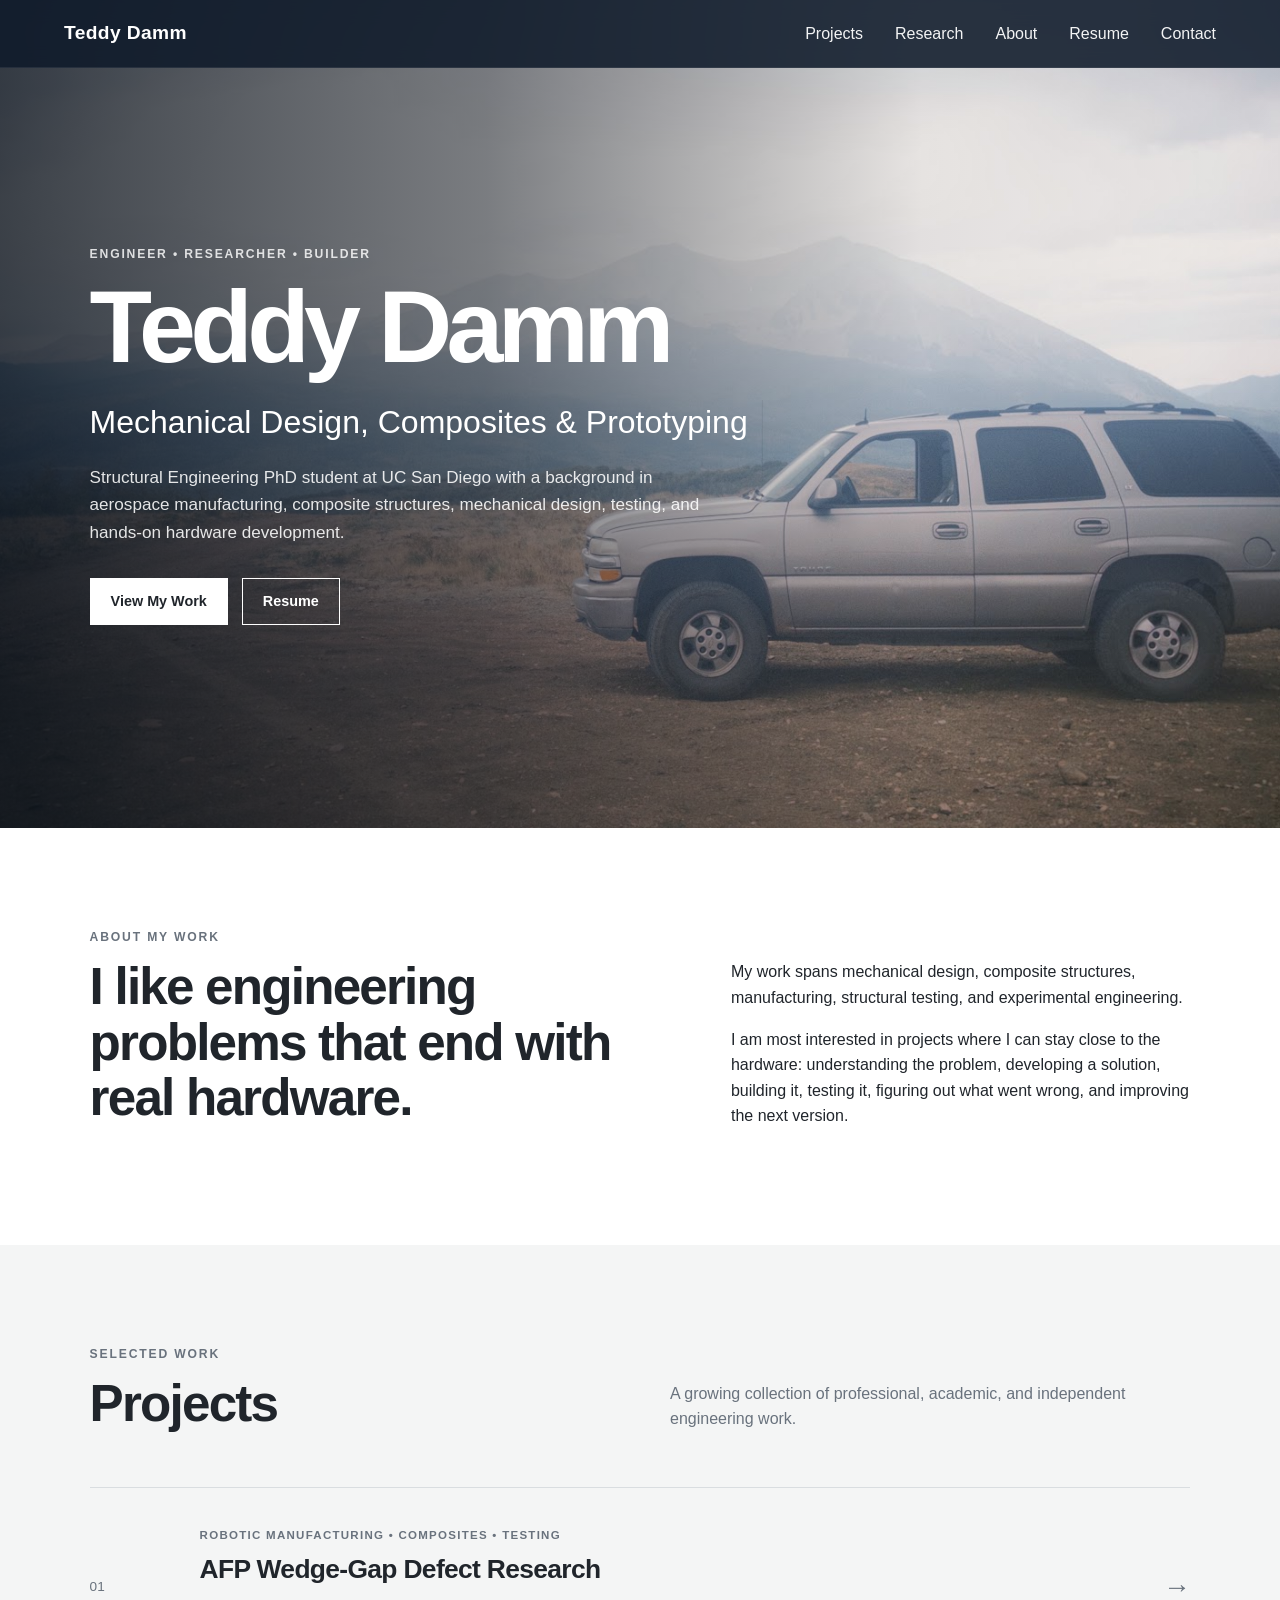
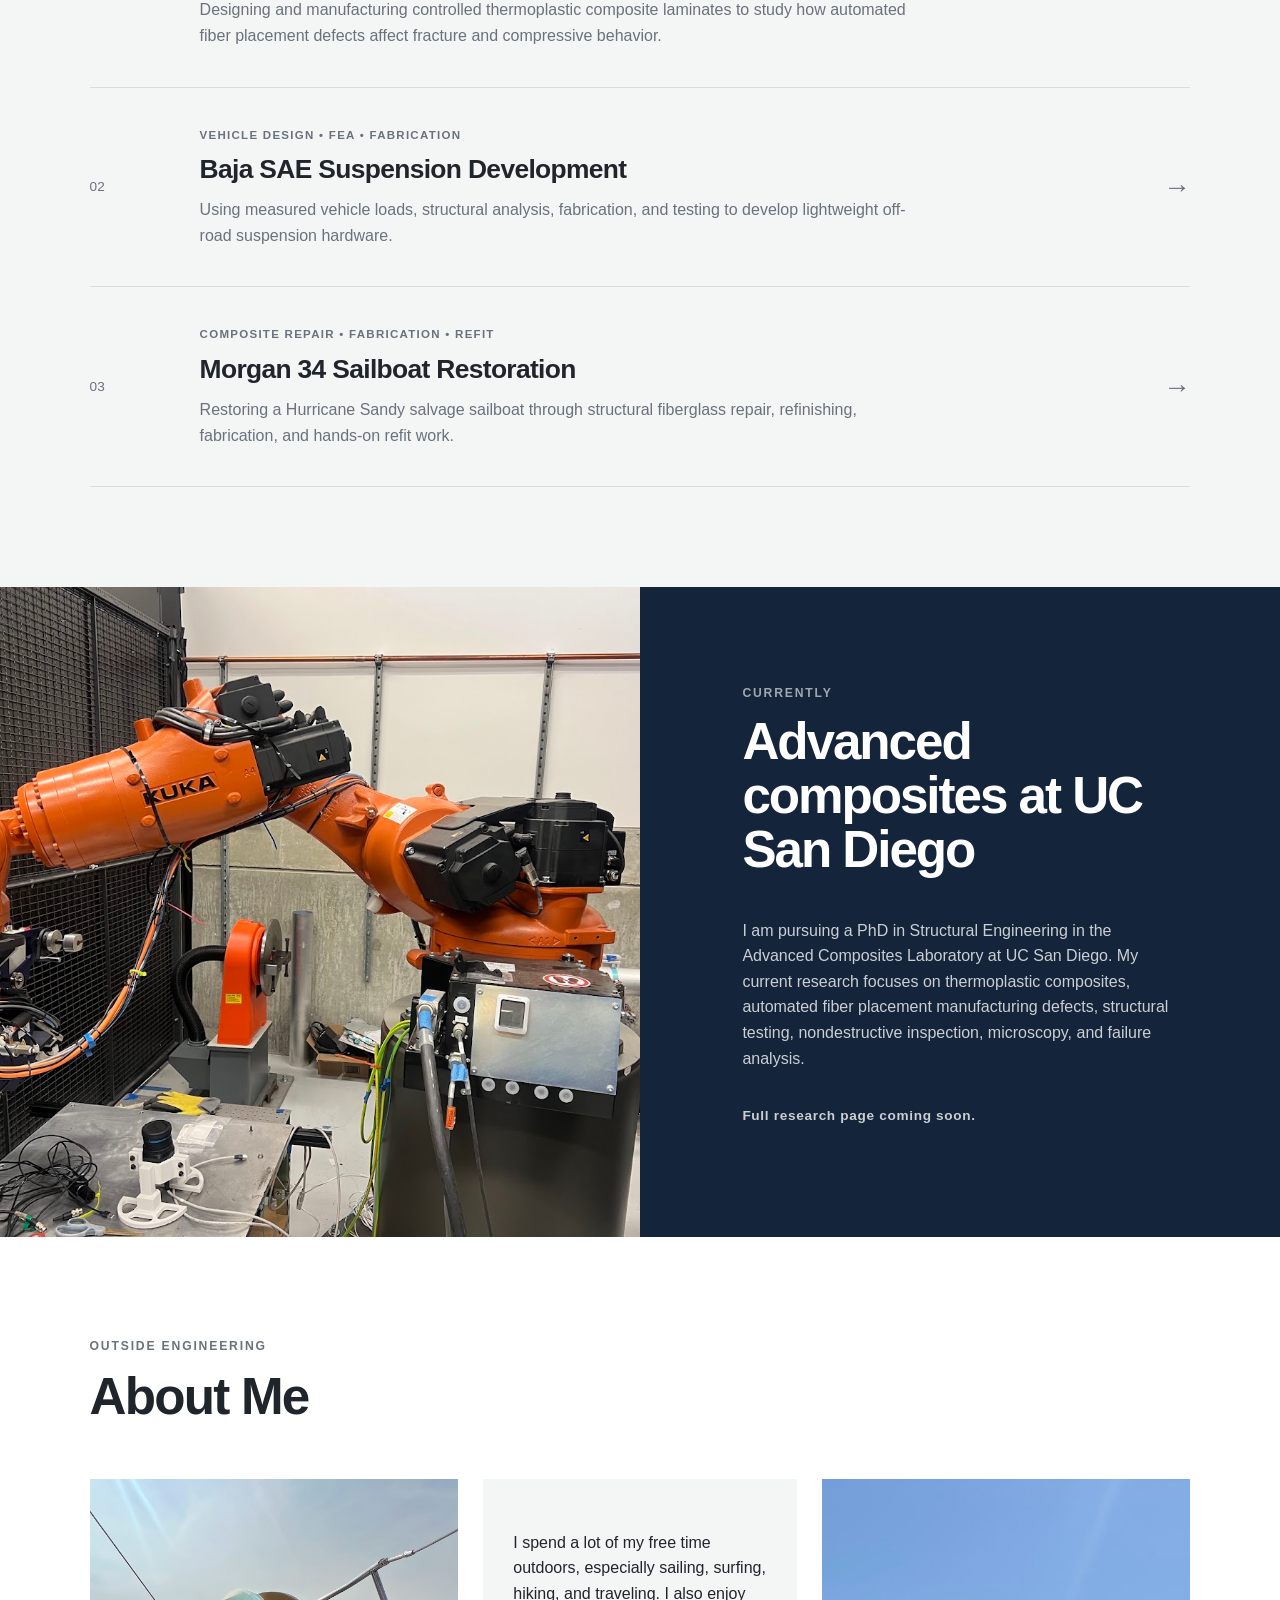
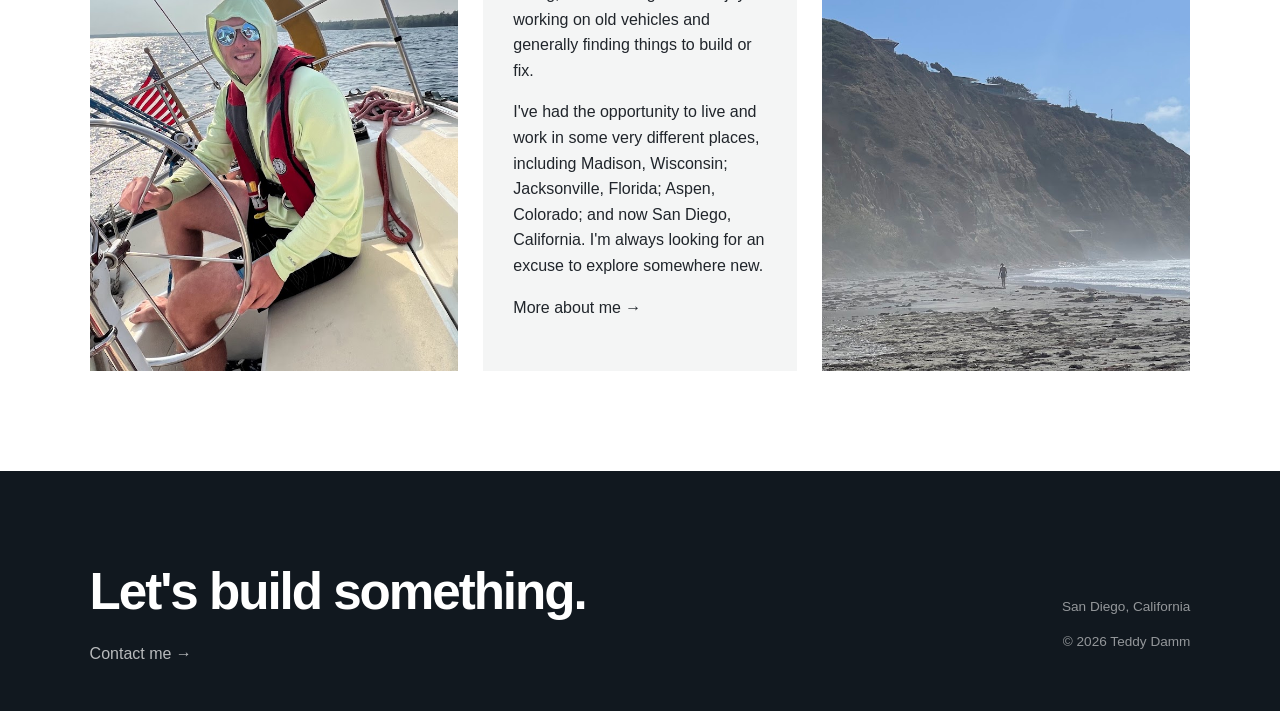
<file: index.html>
<!DOCTYPE html>
<html lang="en">
<head>
    <meta charset="UTF-8">
    <meta name="viewport" content="width=device-width, initial-scale=1.0">

    <title>Teddy Damm | Engineer & Researcher</title>

    <meta
        name="description"
        content="Teddy Damm is a Structural Engineering PhD student at UC San Diego working in mechanical design, composites, prototyping, manufacturing, and structural testing."
    >

    <link rel="stylesheet" href="css/style.css?v=20261015">
</head>

<body>

    <!-- =========================================================
                         NAVIGATION
    ========================================================== -->

    <header class="site-header">
        <a class="site-name" href="#top">Teddy Damm</a>

        <nav>
            <a href="#work">Projects</a>
            <a href="#research">Research</a>
            <a href="about.html">About</a>
            <a href="files/Theodore_Damm_Resume.pdf" target="_blank">Resume</a>
            <a href="contact.html">Contact</a>
        </nav>
    </header>


    <!-- =========================================================
                            HERO
    ========================================================== -->

    <main id="top">

        <section class="hero">

            <div class="hero-overlay"></div>

            <div class="hero-content">
                <p class="eyebrow">ENGINEER • RESEARCHER • BUILDER</p>

                <h1>Teddy Damm</h1>

                <h2>Mechanical Design, Composites & Prototyping</h2>

                <p class="hero-description">
                    Structural Engineering PhD student at UC San Diego with a
                    background in aerospace manufacturing, composite structures,
                    mechanical design, testing, and hands-on hardware development.
                </p>

                <div class="hero-buttons">
                    <a class="button button-primary" href="#work">
                        View My Work
                    </a>

                    <a
                        class="button button-secondary"
                        href="files/Theodore_Damm_Resume.pdf"
                        target="_blank"
                    >
                        Resume
                    </a>
                </div>
            </div>

        </section>


        <!-- =====================================================
                         INTRODUCTION
        ====================================================== -->

        <section class="section intro-section">

            <div class="section-label">ABOUT MY WORK</div>

            <div class="intro-grid">

                <h2>
                    I like engineering problems that end with
                    real hardware.
                </h2>

                <div class="intro-text">
                    <p>
                        My work spans mechanical design, composite structures,
                        manufacturing, structural testing, and experimental
                        engineering.
                    </p>

                    <p>
                        I am most interested in projects where I can stay close
                        to the hardware: understanding the problem, developing
                        a solution, building it, testing it, figuring out what
                        went wrong, and improving the next version.
                    </p>
                </div>

            </div>

        </section>


        <!-- =====================================================
                         SELECTED WORK
        ====================================================== -->

        <section class="section work-section" id="work">

            <div class="section-heading">
                <div>
                    <div class="section-label">SELECTED WORK</div>
                    <h2>Projects</h2>
                </div>

                <p>
                    A growing collection of professional, academic, 
                    and independent engineering work.
                </p>
            </div>

            <div class="project-list">

                <a class="project-row project-row-link" href="projects/afp.html">

                    <div class="project-number">01</div>

                    <div class="project-info">

                        <p class="project-category">
                            ROBOTIC MANUFACTURING • COMPOSITES • TESTING
                        </p>

                        <h3>
                            AFP Wedge-Gap Defect Research
                        </h3>

                        <p>
                            Designing and manufacturing controlled thermoplastic
                            composite laminates to study how automated fiber
                            placement defects affect fracture and compressive
                            behavior.
                        </p>

                    </div>

                    <div class="project-arrow">→</div>

                </a>


                <a
                    class="project-row project-row-link"
                    href="projects/baja-control-arm.html"
                >

                    <div class="project-number">02</div>

                    <div class="project-info">

                        <p class="project-category">
                            VEHICLE DESIGN • FEA • FABRICATION
                        </p>

                        <h3>
                            Baja SAE Suspension Development
                        </h3>

                        <p>
                            Using measured vehicle loads, structural analysis,
                            fabrication, and testing to develop lightweight
                            off-road suspension hardware.
                        </p>

                    </div>

                    <div class="project-arrow">→</div>

                </a>


                <a
                    class="project-row project-row-link"
                    href="projects/morgan-34.html"
                >

                    <div class="project-number">03</div>

                    <div class="project-info">
                        <p class="project-category">
                            COMPOSITE REPAIR • FABRICATION • REFIT
                        </p>

                        <h3>Morgan 34 Sailboat Restoration</h3>

                        <p>
                            Restoring a Hurricane Sandy salvage sailboat through
                            structural fiberglass repair, refinishing, fabrication,
                            and hands-on refit work.
                        </p>
                    </div>

                    <div class="project-arrow">→</div>

                </a>

            </div>

        </section>


        <!-- =====================================================
                         CURRENT RESEARCH
        ====================================================== -->

        <section class="research-section" id="research">

            <div class="research-image">
                <img
                    src="images/research/P_research_kuka-afp.jpg"
                    alt="KUKA robotic system used for automated fiber placement research"
                >
            </div>

            <div class="research-content">

                <div class="section-label">CURRENTLY</div>

                <h2>
                    Advanced composites at UC San Diego
                </h2>

                <p>
                    I am pursuing a PhD in Structural Engineering in the
                    Advanced Composites Laboratory at UC San Diego. My current
                    research focuses on thermoplastic composites, automated
                    fiber placement manufacturing defects, structural testing,
                    nondestructive inspection, microscopy, and failure analysis.
                </p>

                <p class="coming-soon">
                    Full research page coming soon.
                </p>

            </div>

        </section>


        <!-- =====================================================
                         OUTSIDE ENGINEERING
        ====================================================== -->

        <section class="section about-section" id="about">

            <div class="section-heading">
                <div>
                    <div class="section-label">OUTSIDE ENGINEERING</div>
                    <h2>About Me</h2>
                </div>
            </div>

            <div class="about-gallery">

                <div class="about-photo about-photo-large">
                    <img
                        src="images/about/P_about_sailing.jpg"
                        alt="Teddy sailing"
                    >
                </div>

                <div class="about-copy">
                    <p>
                        I spend a lot of my free time outdoors, especially sailing,
                        surfing, hiking, and traveling. I also enjoy working on old
                        vehicles and generally finding things to build or fix.
                    </p>

                    <p>
                        I've had the opportunity to live and work in some very different
                        places, including Madison, Wisconsin; Jacksonville, Florida;
                        Aspen, Colorado; and now San Diego, California. I'm always looking
                        for an excuse to explore somewhere new.
                    </p>

                    <a href="about.html">
                        More about me →
                    </a>
                </div>

                <div class="about-photo">
                    <img
                        src="images/about/P_about_beach.jpg"
                        alt="Southern California coastline"
                    >
                </div>

            </div>

        </section>


        <!-- =====================================================
                            FOOTER
        ====================================================== -->

        <footer>

            <div>
                <h2>Let's build something.</h2>
                <a href="contact.html">
                    Contact me →
                </a>
            </div>

            <div class="footer-right">
                <p>San Diego, California</p>
                <p>© 2026 Teddy Damm</p>
            </div>

        </footer>

    </main>

</body>
</html>
</file>
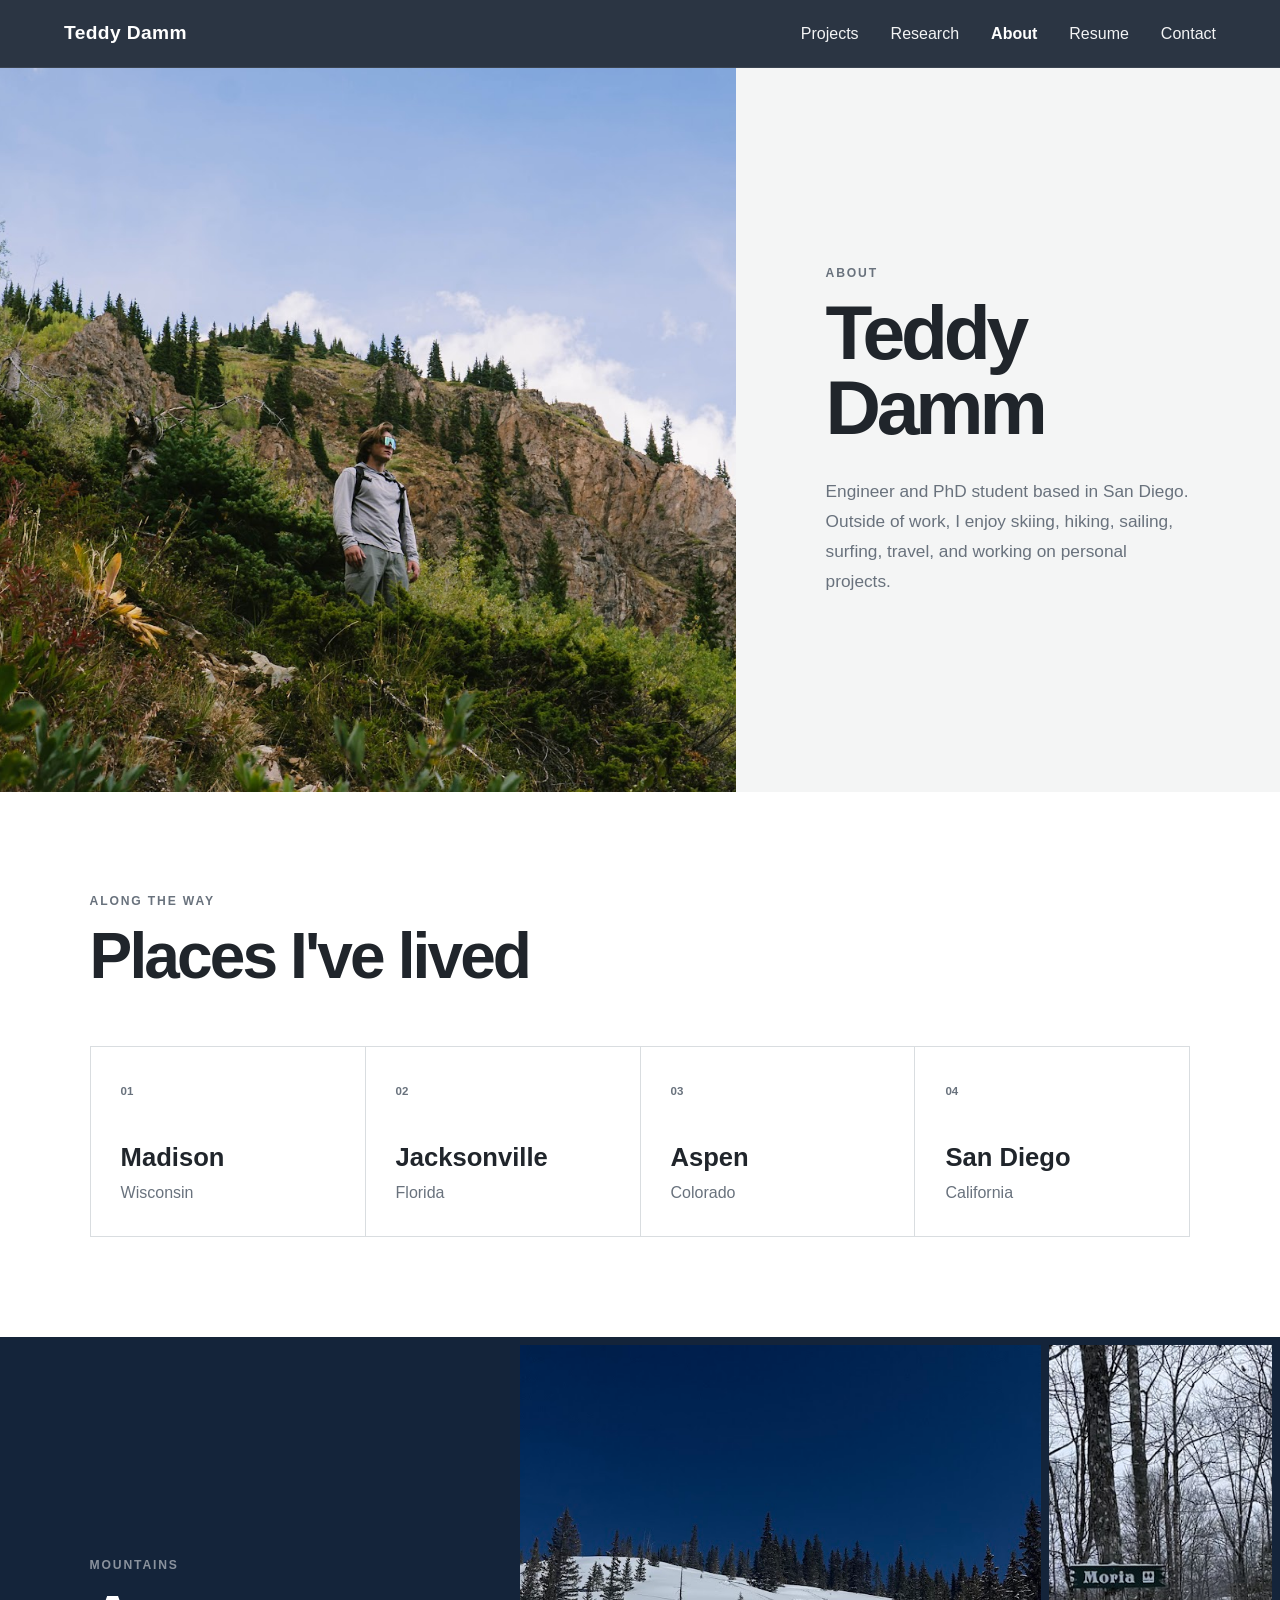
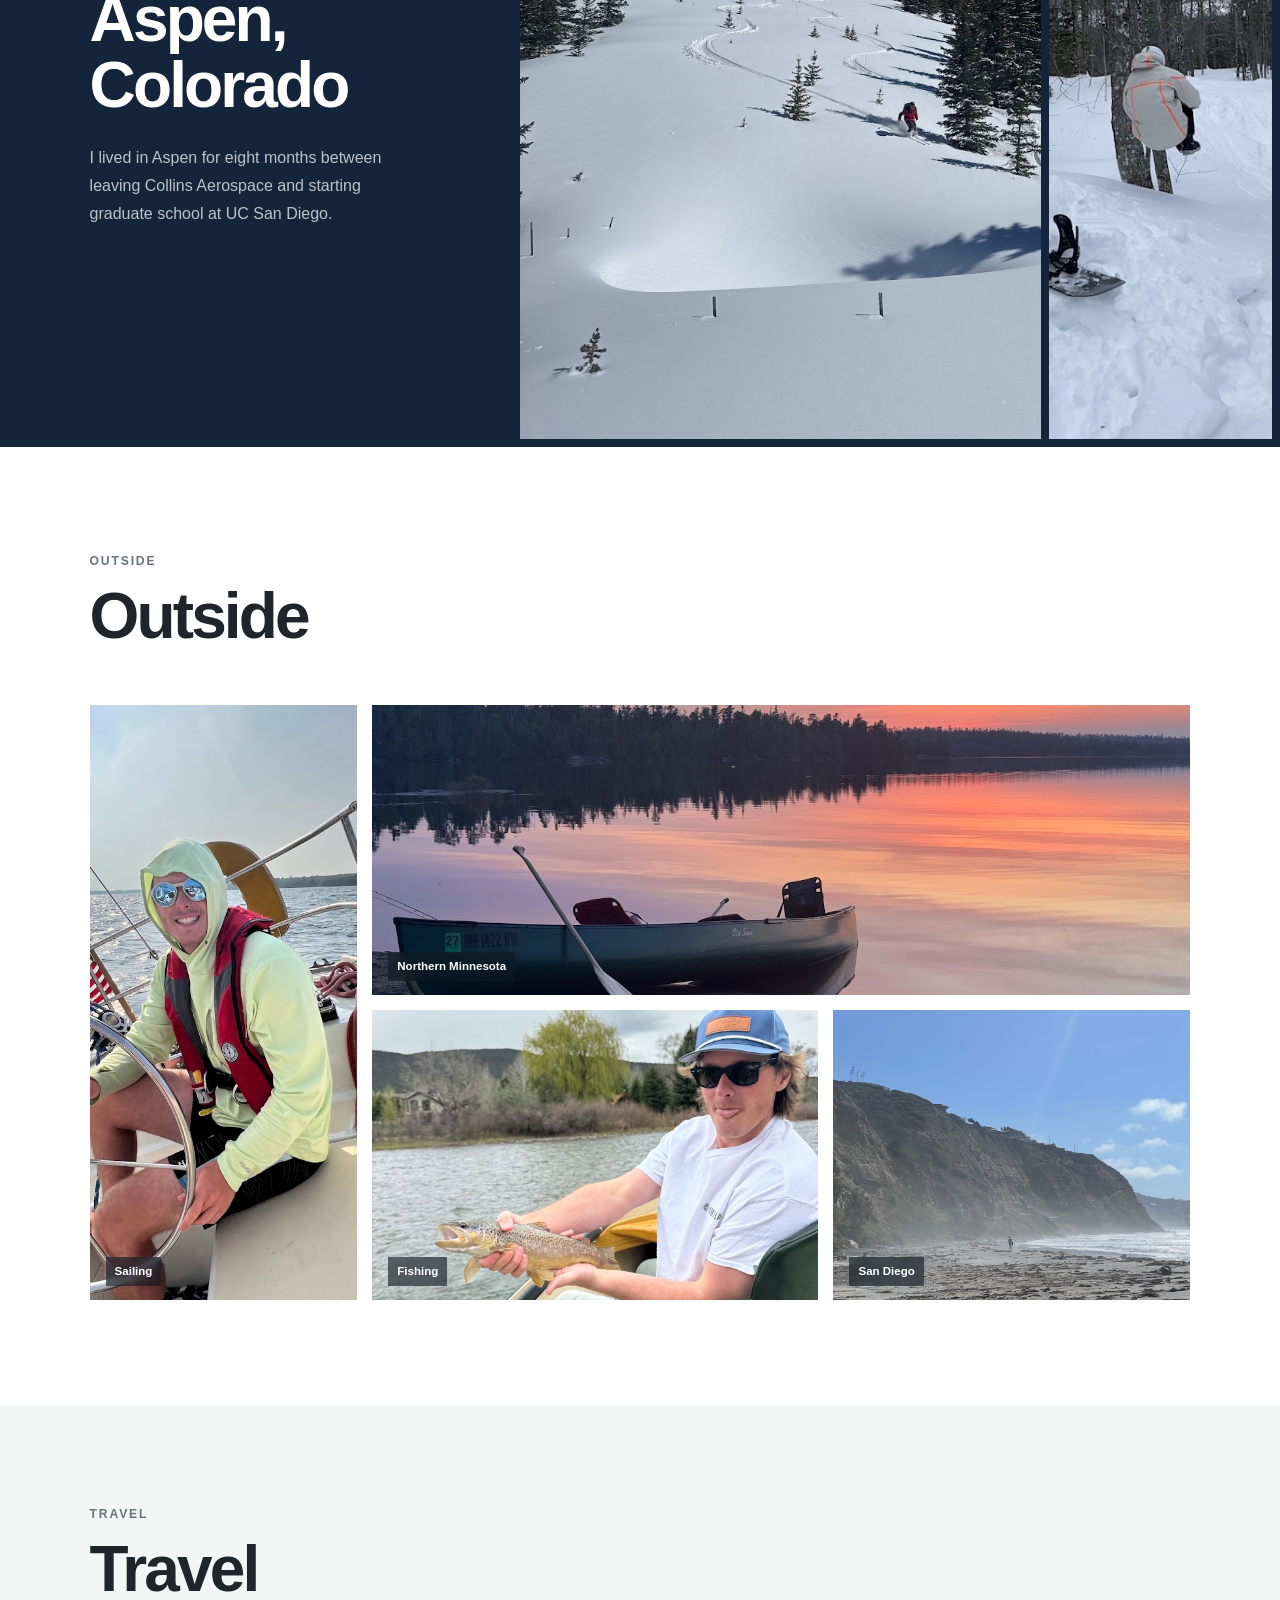
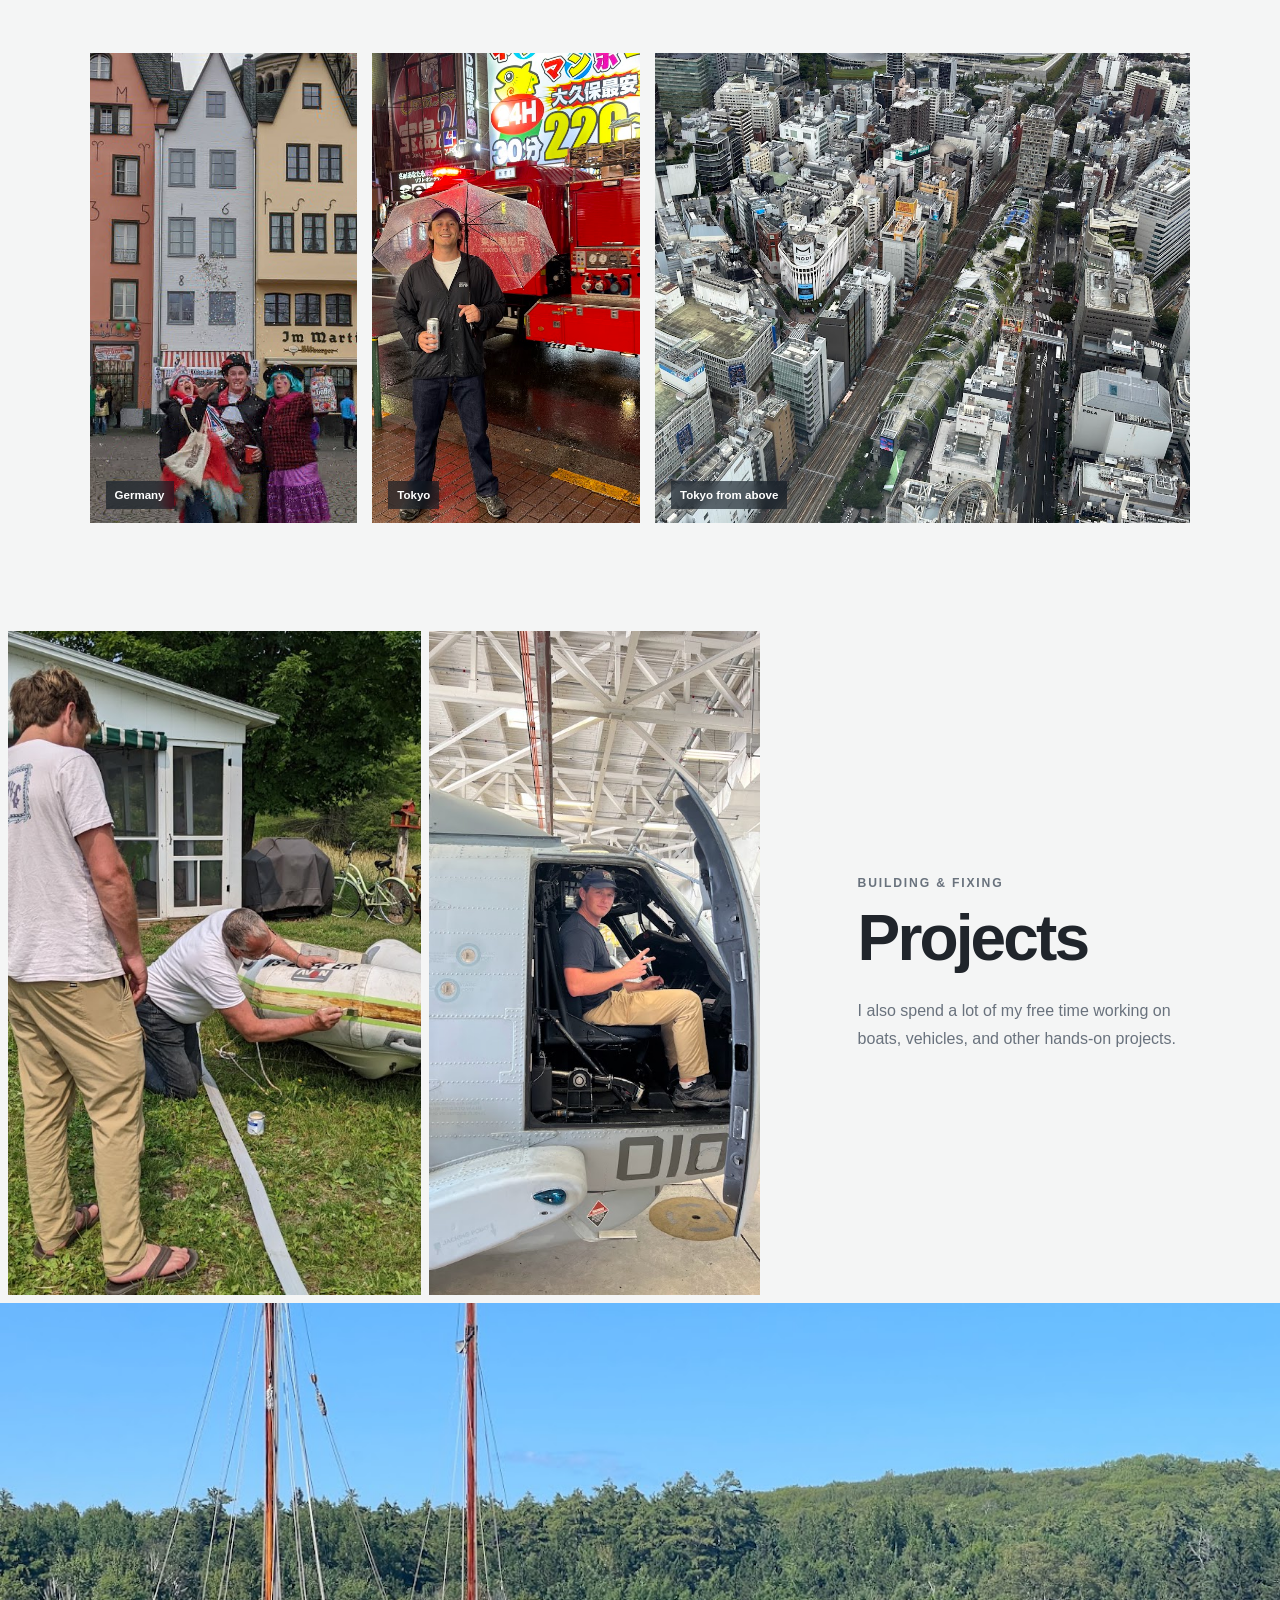
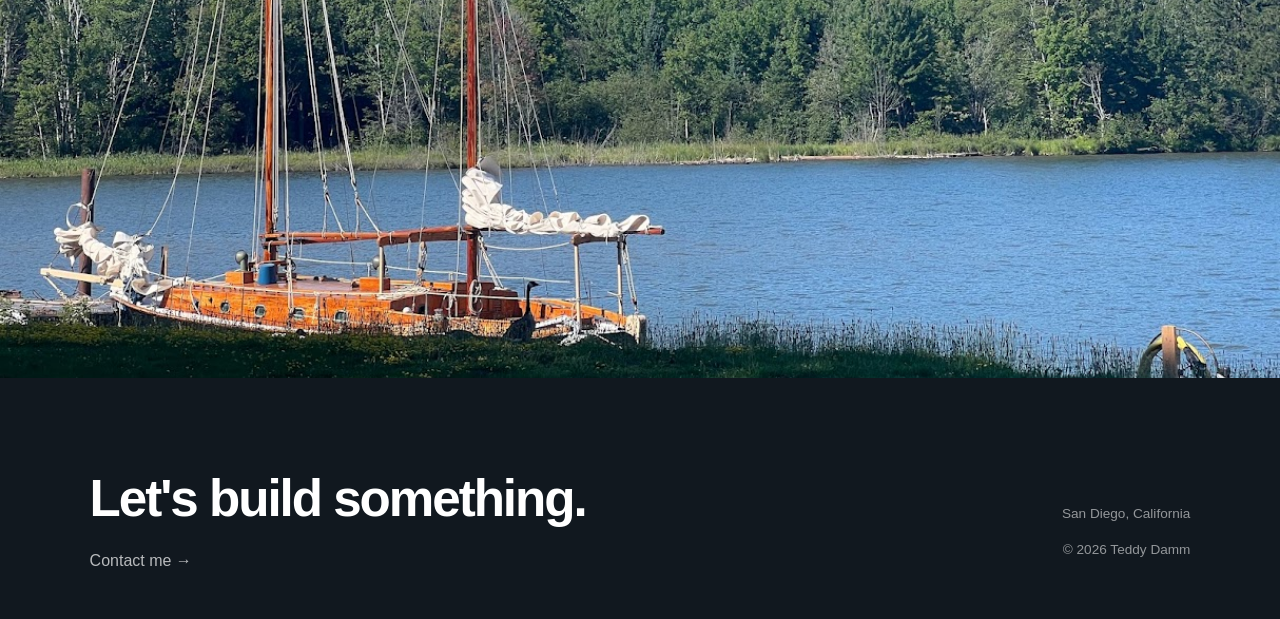
<file: about.html>
<!DOCTYPE html>
<html lang="en">

<head>
    <meta charset="UTF-8">

    <meta
        name="viewport"
        content="width=device-width, initial-scale=1.0"
    >

    <title>About | Teddy Damm</title>

    <meta
        name="description"
        content="About Teddy Damm, engineer, researcher, traveler, sailor, skier, surfer, and outdoors enthusiast."
    >

    <link rel="stylesheet" href="css/style.css?v=20261015">
</head>


<body>

    <!-- =========================================================
                         NAVIGATION
    ========================================================== -->

    <header class="site-header">

        <a class="site-name" href="index.html">
            Teddy Damm
        </a>

        <nav>
            <a href="index.html#work">Projects</a>
            <a href="index.html#research">Research</a>
            <a href="about.html" class="nav-active">About</a>
            <a href="files/Theodore_Damm_Resume.pdf" target="_blank">Resume</a>
            <a href="contact.html">Contact</a>
        </nav>

    </header>


    <main class="about-page">


        <!-- =====================================================
                              HERO
        ====================================================== -->

        <section class="about-page-hero">

            <div class="about-page-hero-image">

                <img
                    src="images/about/P_about_hero-hiking.jpg"
                    alt="Teddy hiking in the mountains"
                >

            </div>


            <div class="about-page-hero-copy">

                <!-- HERO -->

                <div class="section-label">
                    ABOUT
                </div>

                <h1>
                    Teddy Damm
                </h1>

                <p>
                    Engineer and PhD student based in San Diego. Outside of work,
                    I enjoy skiing, hiking, sailing, surfing, travel, and working
                    on personal projects.
                </p>

            </div>

        </section>


        <!-- =====================================================
                         PLACES I'VE LIVED
        ====================================================== -->

        <section class="about-places">

            <div class="about-places-heading">

                <div class="section-label">
                    ALONG THE WAY
                </div>

                <h2>
                    Places I've lived
                </h2>

            </div>


            <div class="about-place-grid">

                <div class="about-place">
                    <span>01</span>
                    <h3>Madison</h3>
                    <p>Wisconsin</p>
                </div>

                <div class="about-place">
                    <span>02</span>
                    <h3>Jacksonville</h3>
                    <p>Florida</p>
                </div>

                <div class="about-place">
                    <span>03</span>
                    <h3>Aspen</h3>
                    <p>Colorado</p>
                </div>

                <div class="about-place">
                    <span>04</span>
                    <h3>San Diego</h3>
                    <p>California</p>
                </div>

            </div>

        </section>


        <!-- =====================================================
                         ASPEN / MOUNTAINS
        ====================================================== -->

        <section class="about-feature about-feature-dark">

            <div class="about-feature-copy">

                <div class="section-label section-label-light">
                    MOUNTAINS
                </div>

                <h2>
                    Aspen, Colorado
                </h2>

                <p>
                    I lived in Aspen for eight months between leaving Collins
                    Aerospace and starting graduate school at UC San Diego.
                </p>

            </div>


            <div class="about-feature-images">

                <figure class="about-image-large">
                    <img
                        src="images/about/P_about_aspen-skiing.jpg"
                        alt="Skiing in deep snow near Aspen, Colorado"
                    >
                </figure>

                <figure>
                    <img
                        src="images/about/P_about_snowboarding.jpg"
                        alt="Snowboarding in the mountains"
                    >
                </figure>

            </div>

        </section>


        <!-- =====================================================
                         OUTDOORS COLLAGE
        ====================================================== -->

        <section class="about-gallery-section">

            <div class="about-gallery-heading">

                <div class="section-label">
                    OUTSIDE
                </div>

                <h2>
                    Outside
                </h2>

            </div>


            <div class="about-collage">

                <figure class="about-collage-tall">
                    <img
                        src="images/about/P_about_sailing.jpg"
                        alt="Teddy sailing"
                    >

                    <figcaption>
                        Sailing
                    </figcaption>
                </figure>


                <figure class="about-collage-wide">
                    <img
                        src="images/about/P_about_canoe-sunset.jpg"
                        alt="Canoe beside a lake at sunset"
                    >

                    <figcaption>
                        Northern Minnesota
                    </figcaption>
                </figure>


                <figure>
                    <img
                        src="images/about/P_about_fishing.jpg"
                        alt="Teddy fishing from a boat"
                    >

                    <figcaption>
                        Fishing
                    </figcaption>
                </figure>


                <figure>
                    <img
                        src="images/about/P_about_beach.jpg"
                        alt="Southern California coastline"
                    >

                    <figcaption>
                        San Diego
                    </figcaption>
                </figure>

            </div>

        </section>


        <!-- =====================================================
                              TRAVEL
        ====================================================== -->

        <section class="about-travel">

            <div class="about-travel-heading">

                <div>
                    <div class="section-label">
                        TRAVEL
                    </div>

                    <h2>
                        Travel
                    </h2>
                </div>
            </div>


            <div class="about-travel-grid">

                <figure>
                    <img
                        src="images/about/P_about_germany.jpg"
                        alt="Teddy traveling in Germany"
                    >

                    <figcaption>
                        Germany
                    </figcaption>
                </figure>


                <figure>
                    <img
                        src="images/about/P_about_tokyo.jpg"
                        alt="Teddy traveling in Tokyo"
                    >

                    <figcaption>
                        Tokyo
                    </figcaption>
                </figure>


                <figure class="about-travel-wide">
                    <img
                        src="images/about/P_about_tokyo-aerial.jpg"
                        alt="Aerial view of Tokyo"
                    >

                    <figcaption>
                        Tokyo from above
                    </figcaption>
                </figure>

            </div>

        </section>


        <!-- =====================================================
                         BUILD / FIX THINGS
        ====================================================== -->

        <section class="about-feature about-feature-light">

            <div class="about-feature-images about-build-images">

                <figure>
                    <img
                        src="images/about/P_about_boat-repair.jpg"
                        alt="Working on a boat repair project"
                    >
                </figure>

                <figure>
                    <img
                        src="images/about/P_about_helicopter.jpg"
                        alt="Teddy sitting in a helicopter"
                    >
                </figure>

            </div>


            <div class="about-feature-copy">

                <div class="section-label">
                    BUILDING & FIXING
                </div>

                <h2>
                    Projects
                </h2>

                <p>
                    I also spend a lot of my free time working on boats,
                    vehicles, and other hands-on projects.
                </p>

            </div>

        </section>


        <!-- =====================================================
                         FINAL IMAGE
        ====================================================== -->

        <section class="about-closing">

            <img
                src="images/about/P_about_sailing-schooner.jpg"
                alt="Sailboat on the water"
            >

        </section>


        <!-- =====================================================
                            FOOTER
        ====================================================== -->

        <footer>

            <div>
                <h2>Let's build something.</h2>

                <a href="contact.html">
                    Contact me →
                </a>
            </div>

            <div class="footer-right">
                <p>San Diego, California</p>
                <p>© 2026 Teddy Damm</p>
            </div>

        </footer>

    </main>

</body>
</html>
</file>
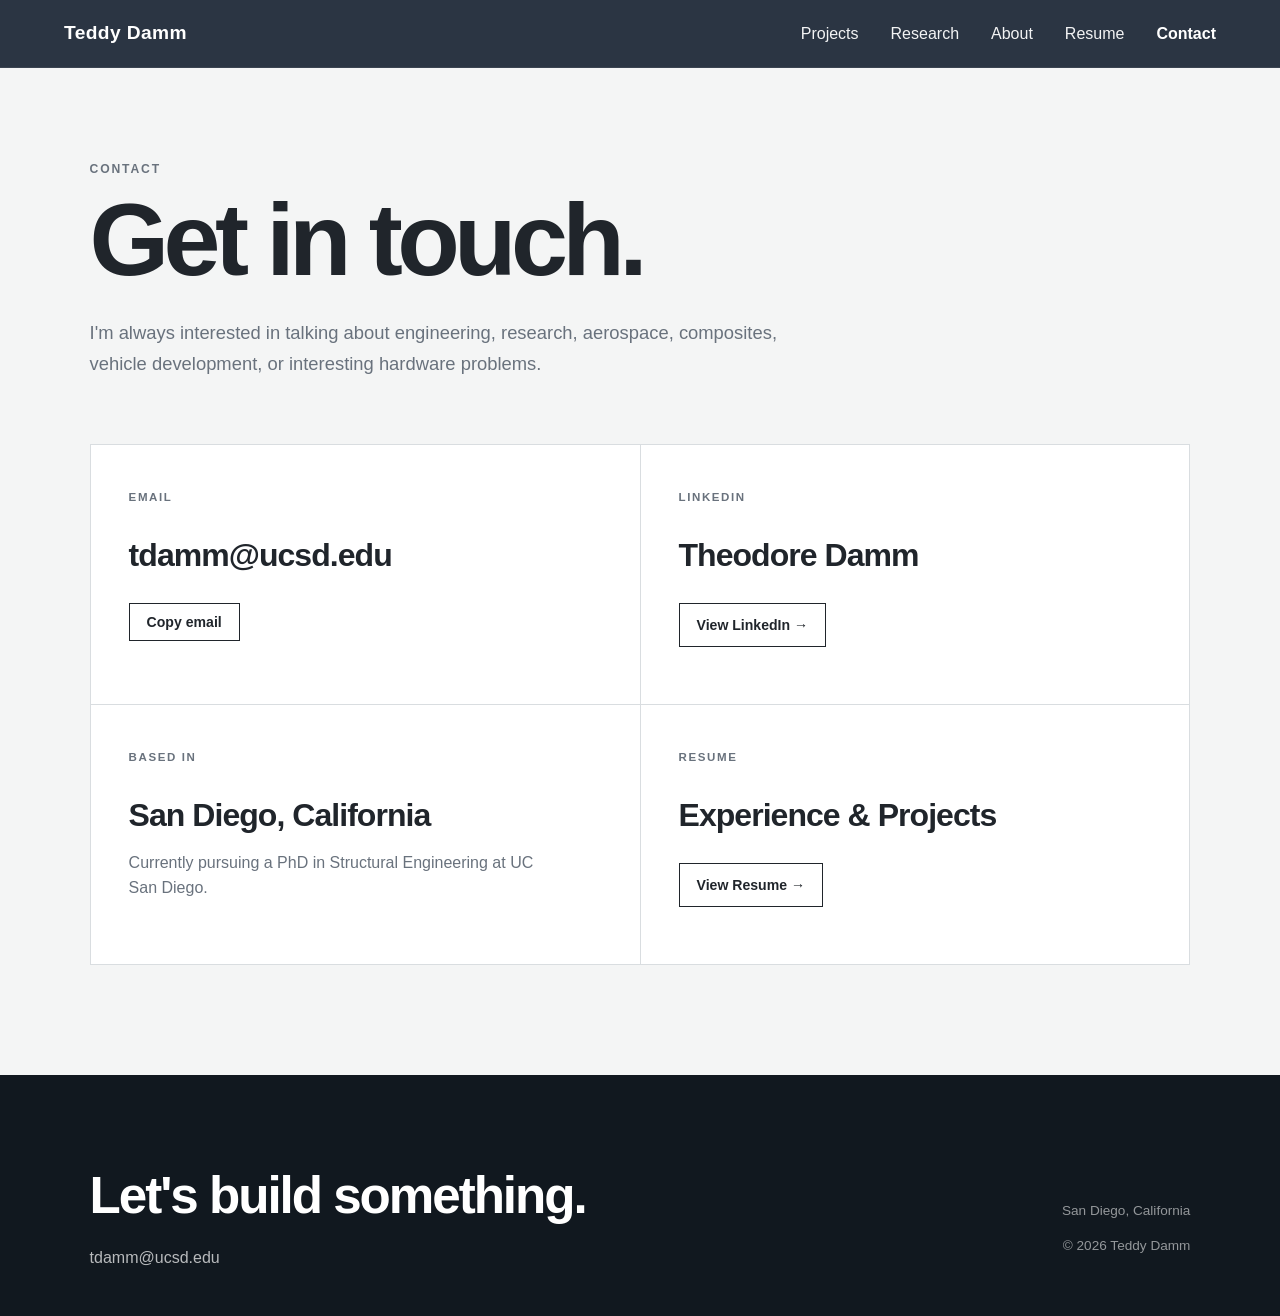
<file: contact.html>
<!DOCTYPE html>
<html lang="en">

<head>
    <meta charset="UTF-8">

    <meta
        name="viewport"
        content="width=device-width, initial-scale=1.0"
    >

    <title>Contact | Teddy Damm</title>

    <meta
        name="description"
        content="Contact Teddy Damm, Structural Engineering PhD student at UC San Diego."
    >

    <link rel="stylesheet" href="css/style.css?v=20261015">
</head>


<body>

    <!-- =========================================================
                         NAVIGATION
    ========================================================== -->

    <header class="site-header">

        <a class="site-name" href="index.html">
            Teddy Damm
        </a>

        <nav>
            <a href="index.html#work">Projects</a>
            <a href="index.html#research">Research</a>
            <a href="about.html">About</a>
            <a href="files/Theodore_Damm_Resume.pdf" target="_blank">Resume</a>
            <a href="contact.html" class="nav-active">Contact</a>
        </nav>

    </header>


    <!-- =========================================================
                         CONTACT PAGE
    ========================================================== -->

    <main class="contact-page">

        <section class="contact-hero">

            <div class="contact-inner">

                <div class="section-label">
                    CONTACT
                </div>

                <h1>Get in touch.</h1>

                <p class="contact-intro">
                    I'm always interested in talking about engineering,
                    research, aerospace, composites, vehicle development,
                    or interesting hardware problems.
                </p>


                <div class="contact-grid">

                    <!-- EMAIL -->

                    <div class="contact-card">

                        <span class="contact-card-label">
                            EMAIL
                        </span>

                        <h2>
                            tdamm@ucsd.edu
                        </h2>

                        <button
                            class="contact-button"
                            onclick="copyEmail(this)"
                        >
                            Copy email
                        </button>

                    </div>


                    <!-- LINKEDIN -->

                    <div class="contact-card">

                        <span class="contact-card-label">
                            LINKEDIN
                        </span>

                        <h2>
                            Theodore Damm
                        </h2>

                        <a
                            class="contact-button"
                            href="https://www.linkedin.com/in/theodoredamm5151b178"
                            target="_blank"
                            rel="noopener noreferrer"
                        >
                            View LinkedIn →
                        </a>

                    </div>


                    <!-- LOCATION -->

                    <div class="contact-card">

                        <span class="contact-card-label">
                            BASED IN
                        </span>

                        <h2>
                            San Diego, California
                        </h2>

                        <p>
                            Currently pursuing a PhD in Structural Engineering
                            at UC San Diego.
                        </p>

                    </div>


                    <!-- RESUME -->

                    <div class="contact-card">

                        <span class="contact-card-label">
                            RESUME
                        </span>

                        <h2>
                            Experience & Projects
                        </h2>

                        <a
                            class="contact-button"
                            href="files/Theodore_Damm_Resume.pdf"
                            target="_blank"
                        >
                            View Resume →
                        </a>

                    </div>

                </div>

            </div>

        </section>

    </main>


    <!-- =========================================================
                           FOOTER
    ========================================================== -->

    <footer>

        <div>
            <h2>Let's build something.</h2>
            <p class="footer-email">tdamm@ucsd.edu</p>
        </div>

        <div class="footer-right">
            <p>San Diego, California</p>
            <p>© 2026 Teddy Damm</p>
        </div>

    </footer>


    <!-- =========================================================
                         COPY EMAIL SCRIPT
    ========================================================== -->

    <script>

        function copyEmail(button) {

            const email = "tdamm@ucsd.edu";

            navigator.clipboard.writeText(email).then(() => {

                const originalText = button.textContent;

                button.textContent = "Copied";

                setTimeout(() => {
                    button.textContent = originalText;
                }, 1600);

            });

        }

    </script>

</body>
</html>
</file>
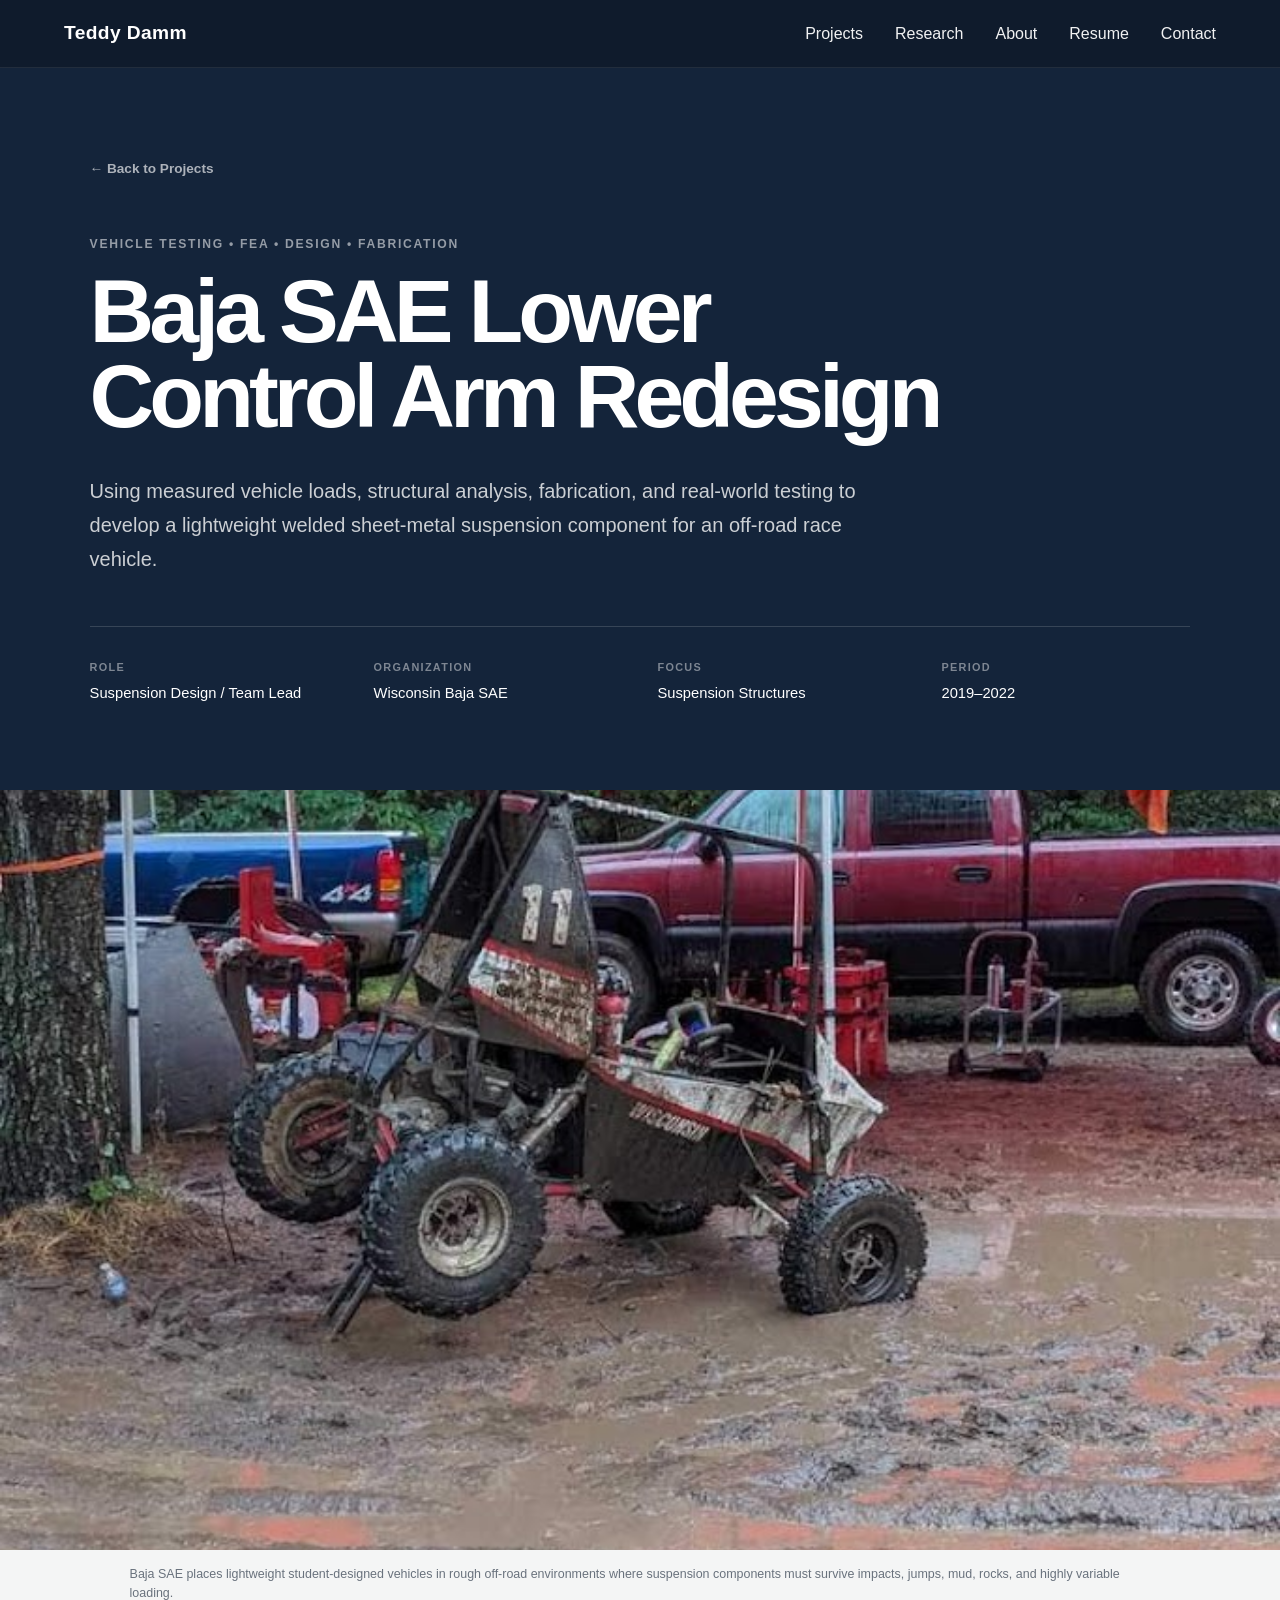
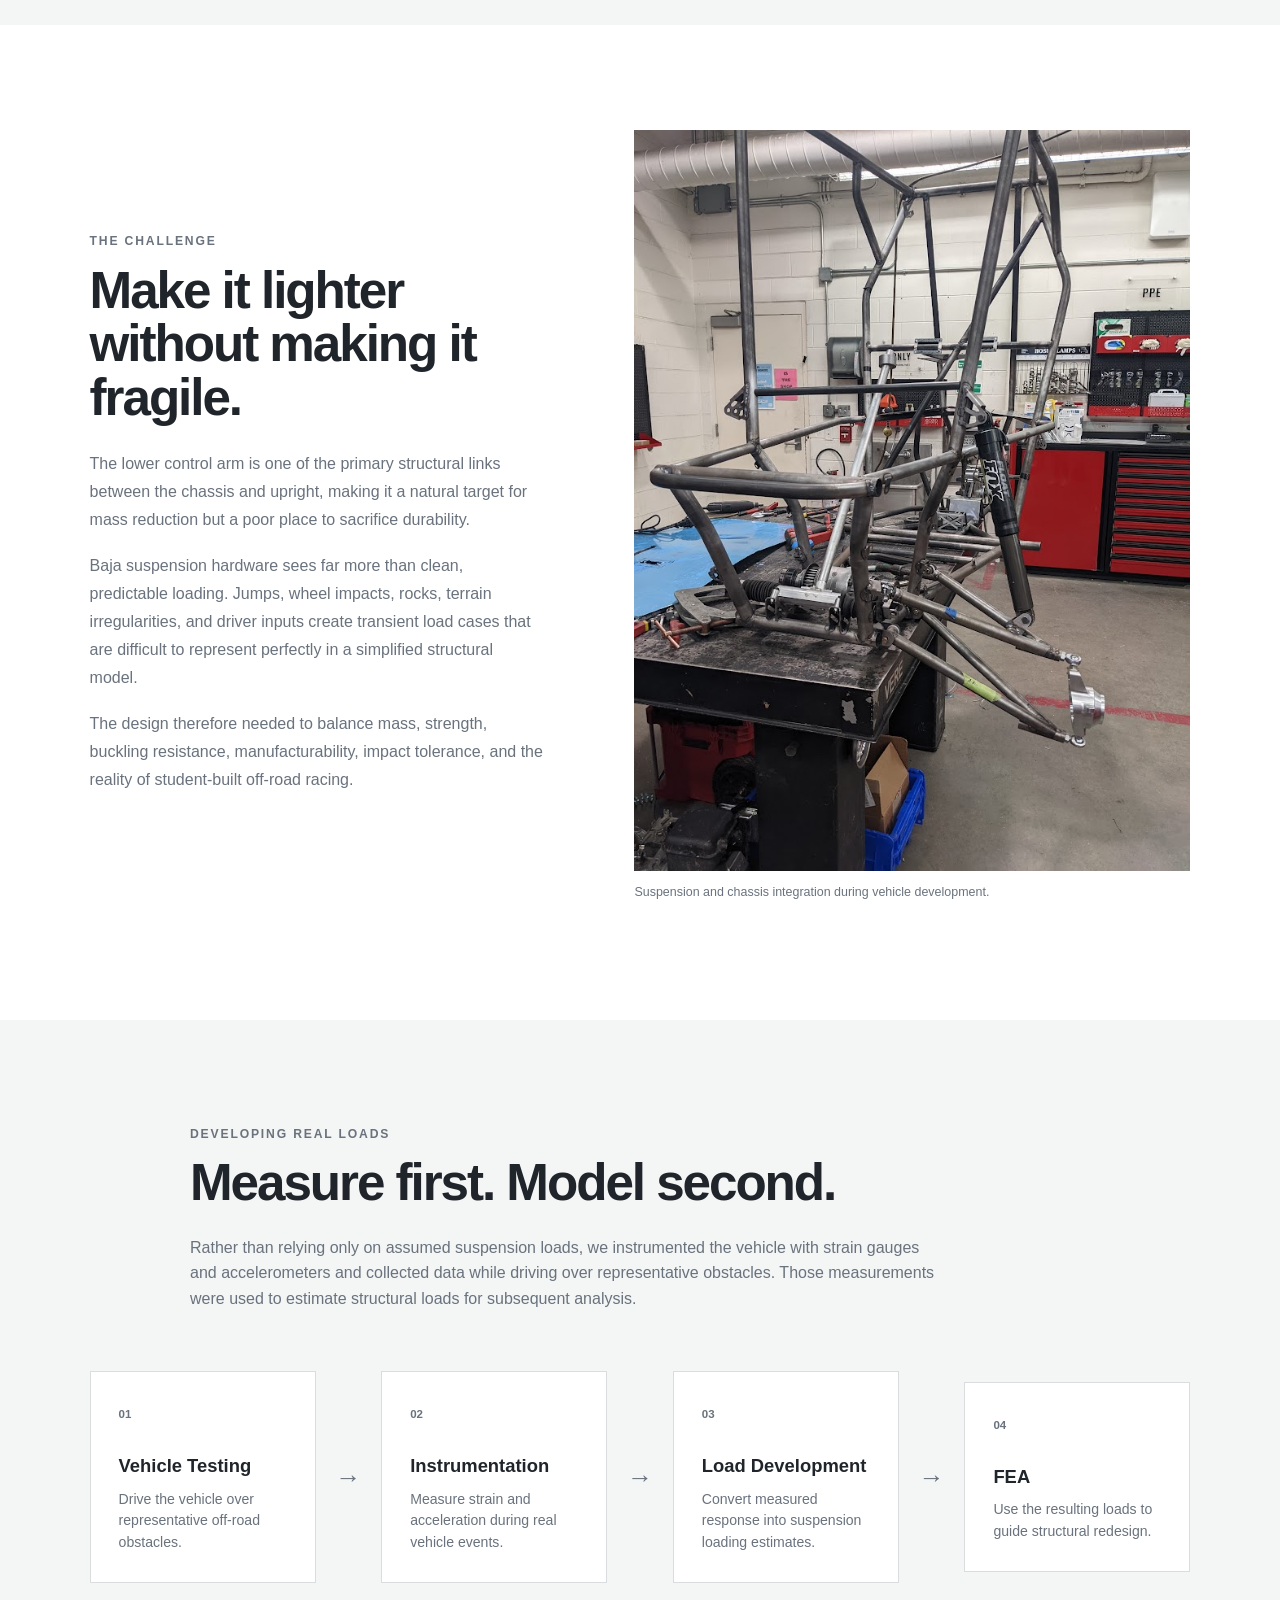
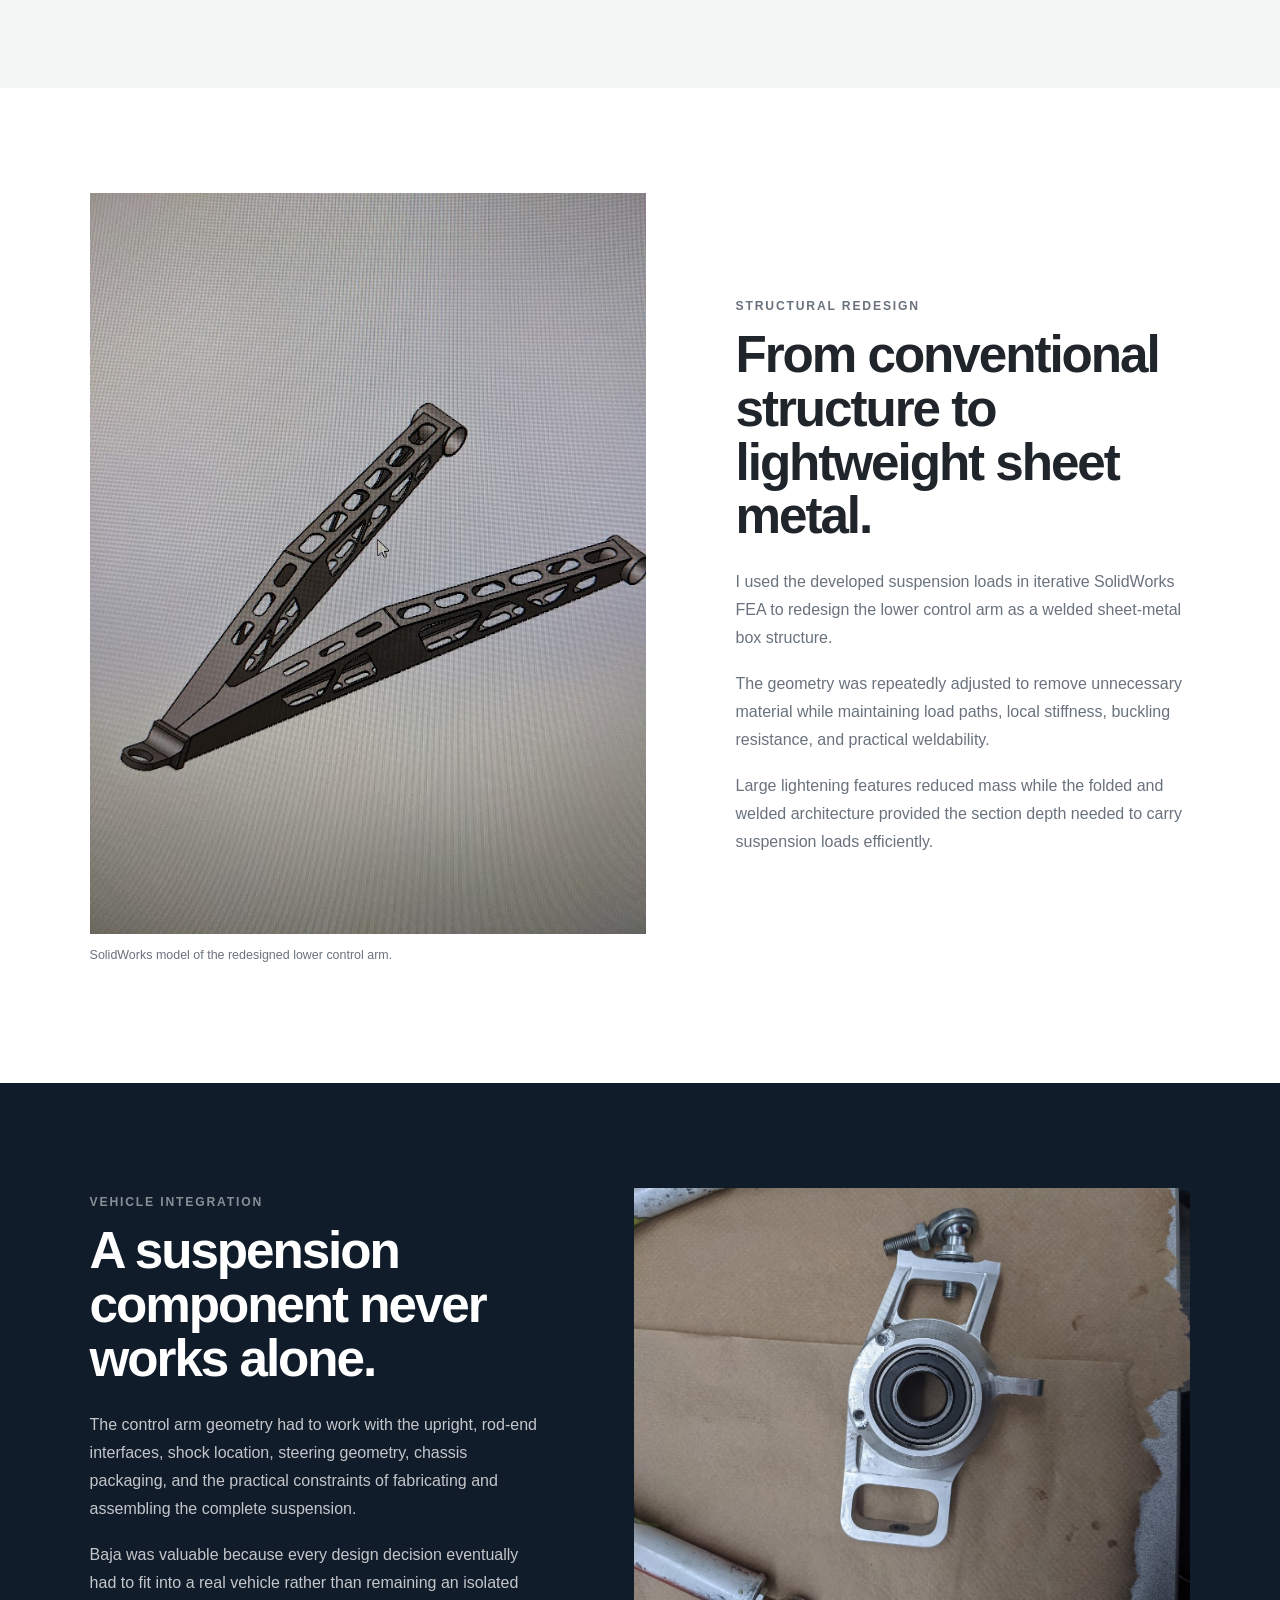
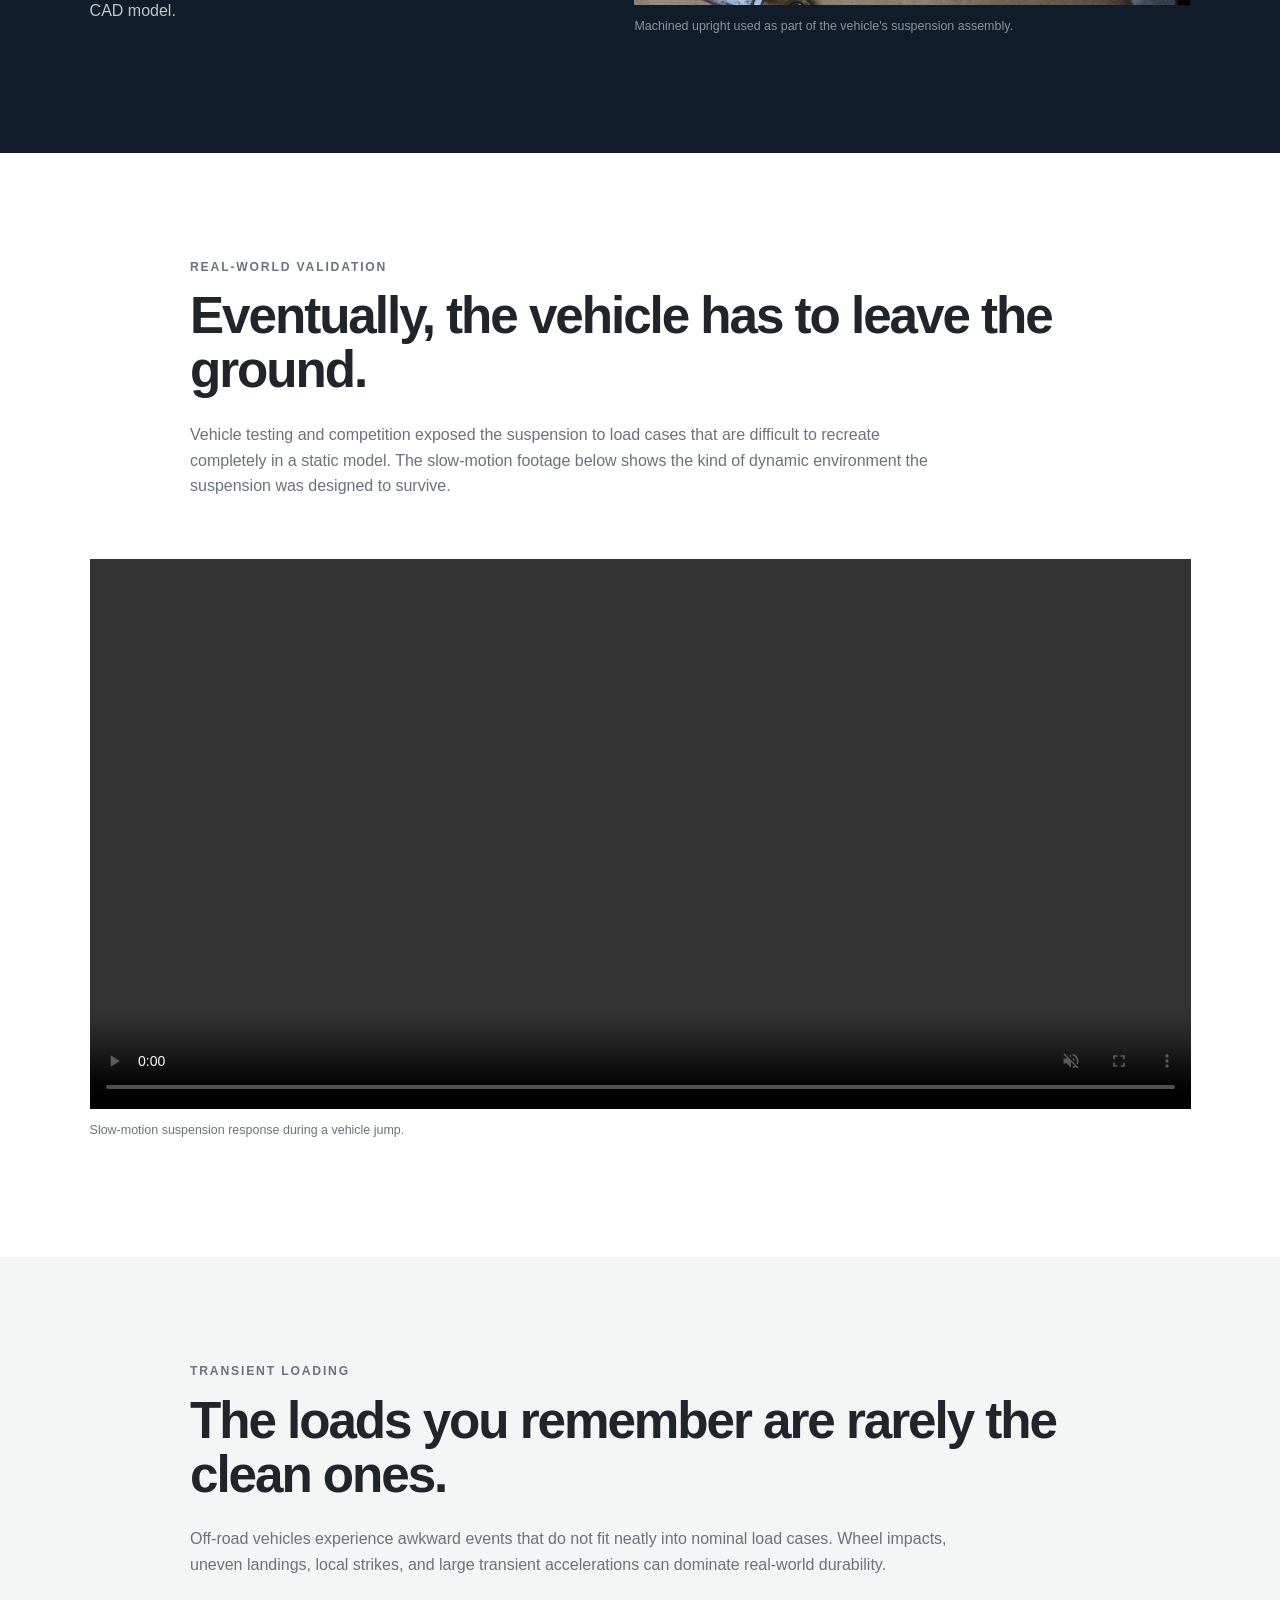
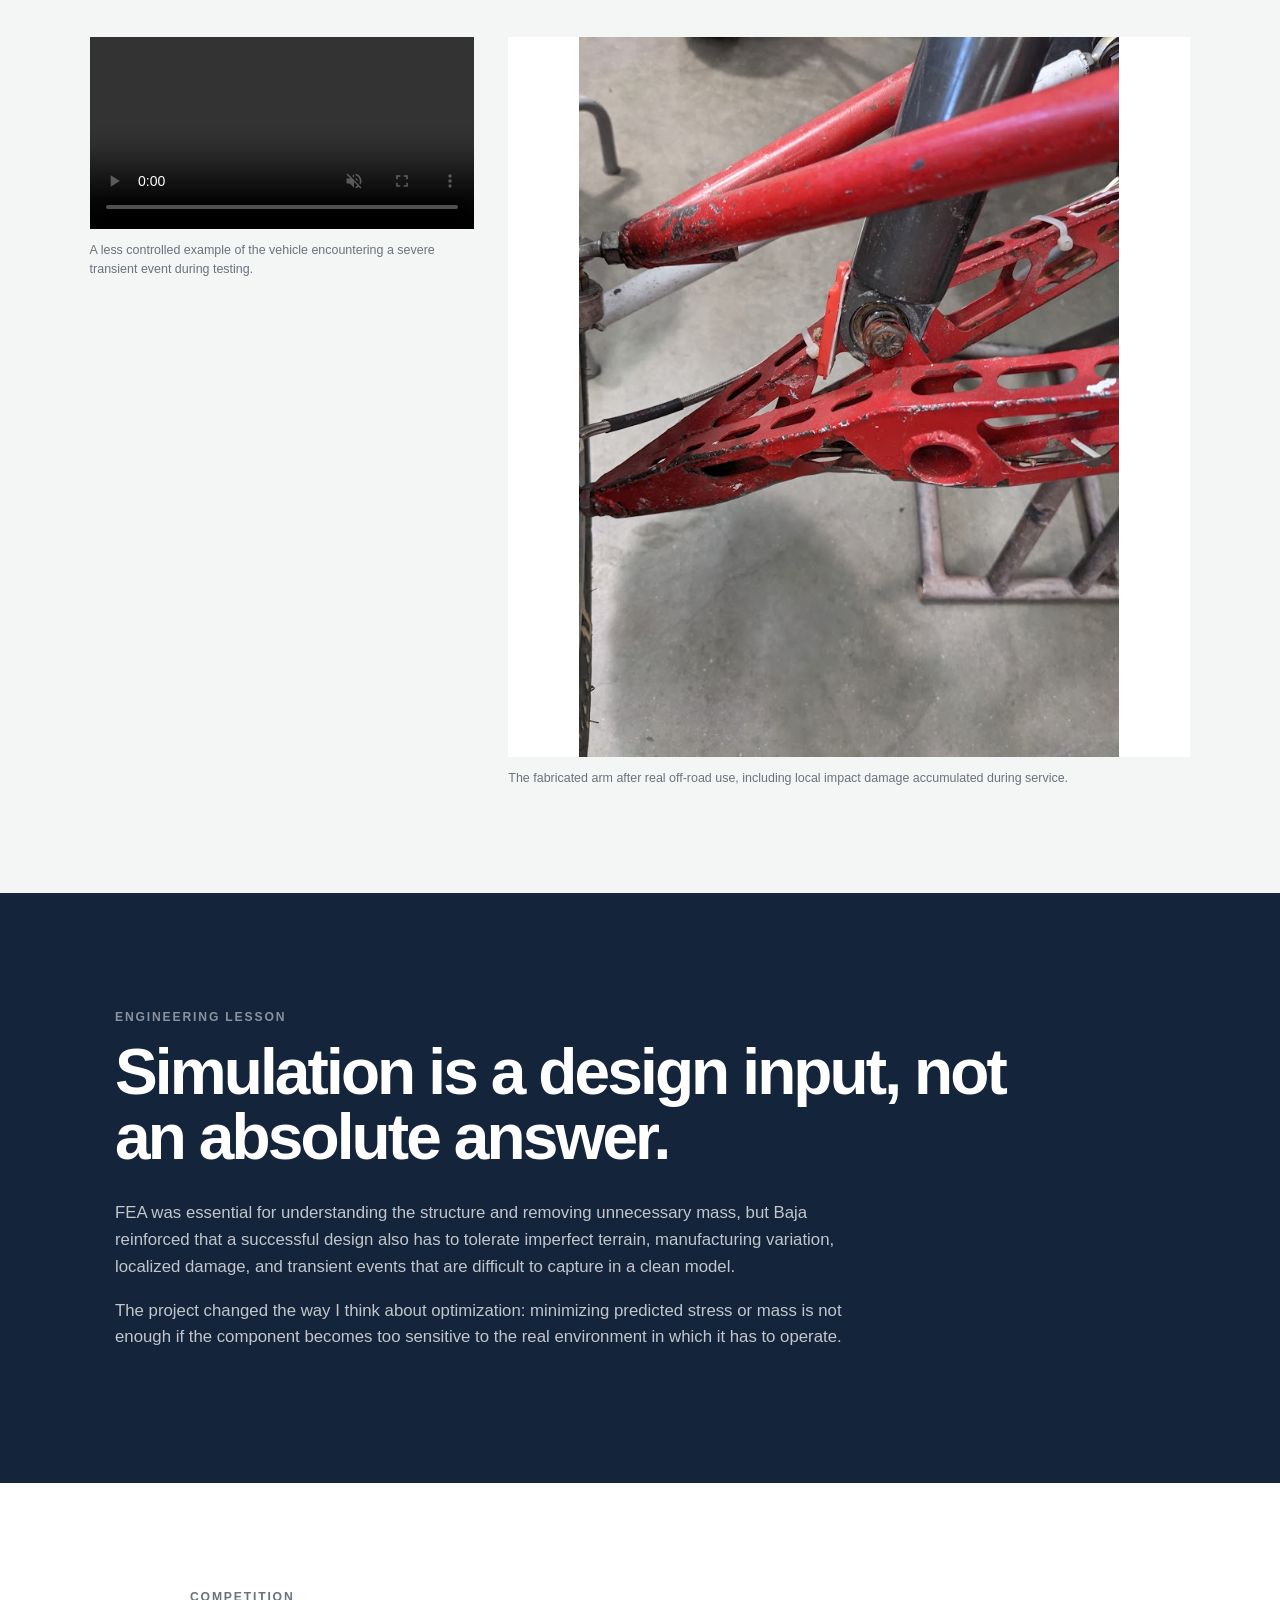
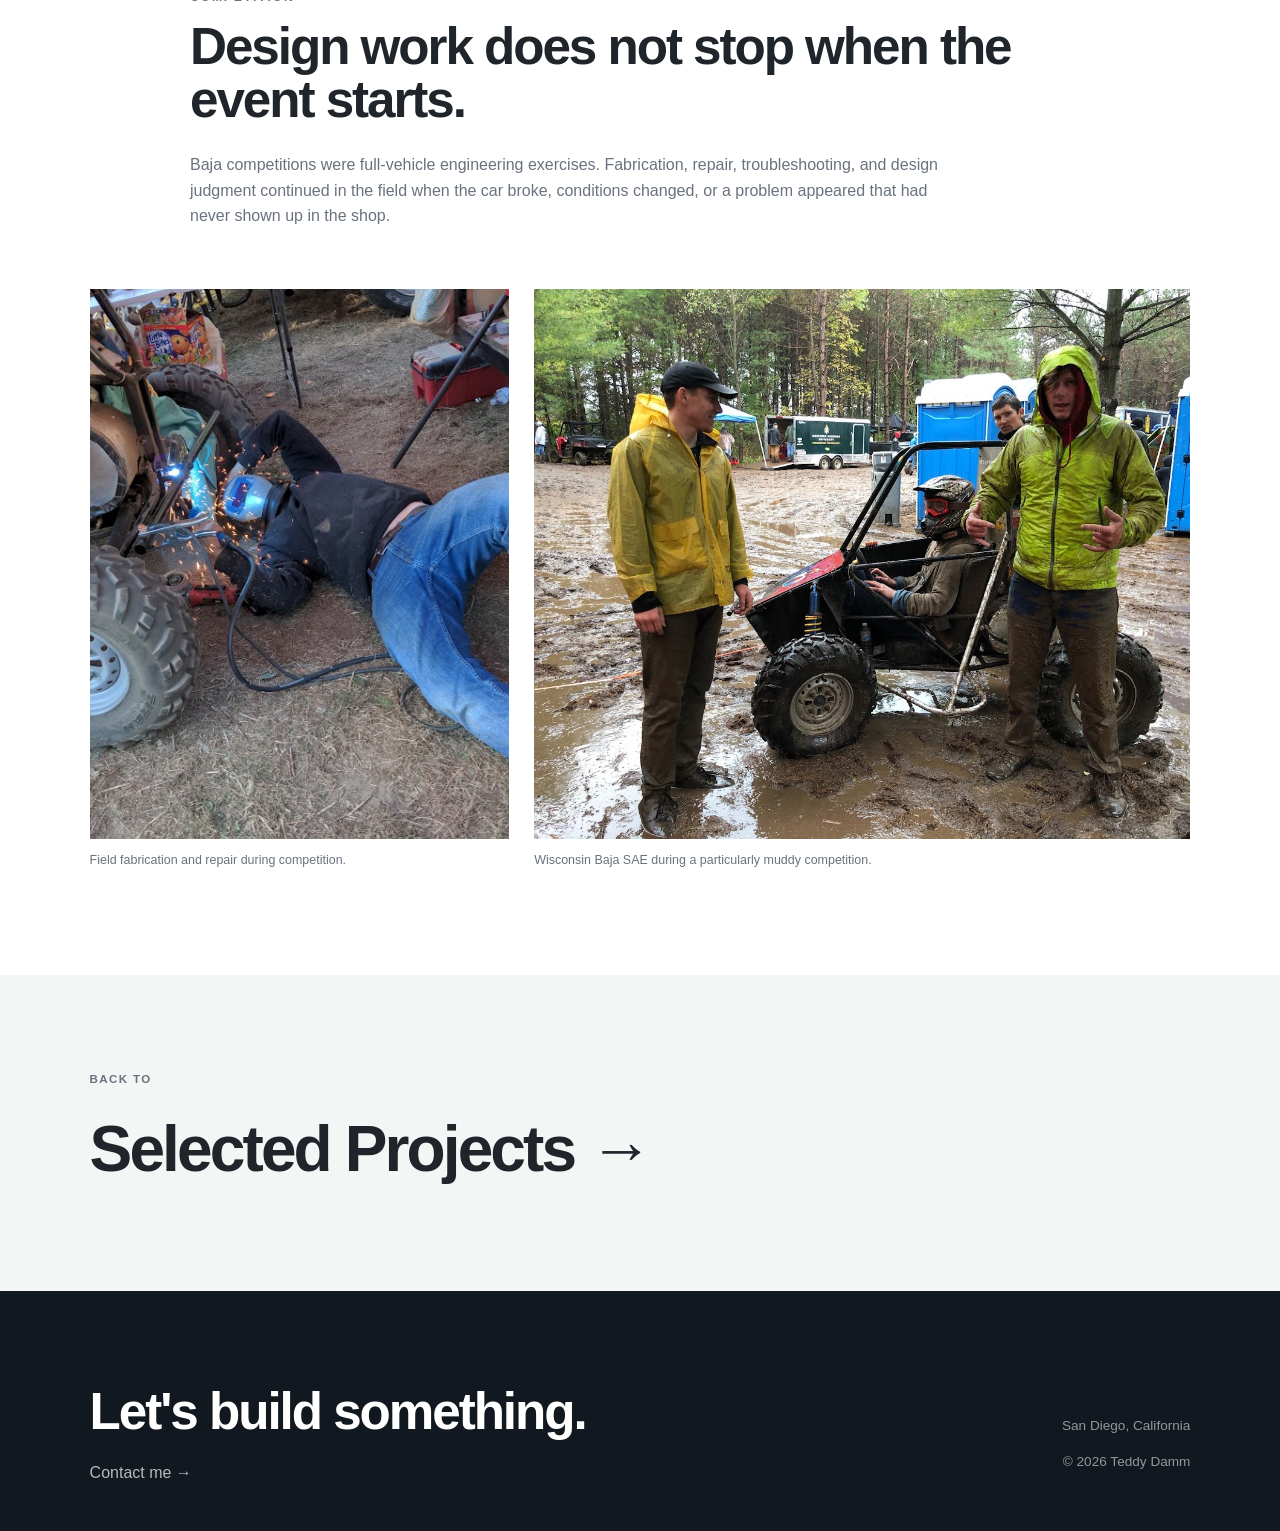
<file: projects/baja-control-arm.html>
<!DOCTYPE html>
<html lang="en">

<head>
    <meta charset="UTF-8">

    <meta
        name="viewport"
        content="width=device-width, initial-scale=1.0"
    >

    <title>Baja SAE Lower Control Arm Redesign | Teddy Damm</title>

    <meta
        name="description"
        content="Baja SAE suspension development by Teddy Damm using measured vehicle loads, SolidWorks FEA, fabrication, and real-world testing."
    >

    <link rel="stylesheet" href="../css/style.css?v=20261015">
</head>


<body class="project-page">

    <!-- =========================================================
                         NAVIGATION
    ========================================================== -->

    <header class="site-header">

        <a class="site-name" href="../index.html">
            Teddy Damm
        </a>

        <nav>
            <a href="../index.html#work">Projects</a>
            <a href="../index.html#research">Research</a>
            <a href="../about.html">About</a>
            <a href="../files/Theodore_Damm_Resume.pdf" target="_blank">Resume</a>
            <a href="../contact.html">Contact</a>
        </nav>

    </header>


    <main>

        <!-- =====================================================
                         PROJECT HERO
        ====================================================== -->

        <section class="project-hero">

            <div class="project-hero-inner">

                <a class="back-link" href="../index.html#work">
                    ← Back to Projects
                </a>

                <p class="project-eyebrow">
                    VEHICLE TESTING • FEA • DESIGN • FABRICATION
                </p>

                <h1>
                    Baja SAE Lower<br>
                    Control Arm Redesign
                </h1>

                <p class="project-lead">
                    Using measured vehicle loads, structural analysis,
                    fabrication, and real-world testing to develop a lightweight
                    welded sheet-metal suspension component for an off-road race vehicle.
                </p>

                <div class="project-meta">

                    <div>
                        <span>ROLE</span>
                        <strong>Suspension Design / Team Lead</strong>
                    </div>

                    <div>
                        <span>ORGANIZATION</span>
                        <strong>Wisconsin Baja SAE</strong>
                    </div>

                    <div>
                        <span>FOCUS</span>
                        <strong>Suspension Structures</strong>
                    </div>

                    <div>
                        <span>PERIOD</span>
                        <strong>2019–2022</strong>
                    </div>

                </div>

            </div>

        </section>


        <!-- =====================================================
                         COMPETITION ENVIRONMENT
        ====================================================== -->

        <section class="project-full-image">

            <img
                src="../images/projects/baja-control-arm/P_baja_competition-car.jpg"
                alt="Wisconsin Baja SAE vehicle during an off-road competition"
            >

            <p class="figure-caption project-full-image-caption">
                Baja SAE places lightweight student-designed vehicles in rough
                off-road environments where suspension components must survive
                impacts, jumps, mud, rocks, and highly variable loading.
            </p>

        </section>


        <!-- =====================================================
                         THE CHALLENGE
        ====================================================== -->

        <section class="project-section">

            <div class="project-two-column">

                <div class="project-copy">

                    <div class="section-label">
                        THE CHALLENGE
                    </div>

                    <h2>
                        Make it lighter without making it fragile.
                    </h2>

                    <p>
                        The lower control arm is one of the primary structural
                        links between the chassis and upright, making it a natural
                        target for mass reduction but a poor place to sacrifice
                        durability.
                    </p>

                    <p>
                        Baja suspension hardware sees far more than clean,
                        predictable loading. Jumps, wheel impacts, rocks, terrain
                        irregularities, and driver inputs create transient load
                        cases that are difficult to represent perfectly in a
                        simplified structural model.
                    </p>

                    <p>
                        The design therefore needed to balance mass, strength,
                        buckling resistance, manufacturability, impact tolerance,
                        and the reality of student-built off-road racing.
                    </p>

                </div>


                <div class="project-figure">

                    <img
                        src="../images/projects/baja-control-arm/P_baja_suspension-assembly.jpg"
                        alt="Baja SAE chassis and front suspension assembly"
                    >

                    <p class="figure-caption">
                        Suspension and chassis integration during vehicle development.
                    </p>

                </div>

            </div>

        </section>


        <!-- =====================================================
                         DEVELOPING LOADS
        ====================================================== -->

        <section class="project-section project-section-light">

            <div class="project-section-heading">

                <div class="section-label">
                    DEVELOPING REAL LOADS
                </div>

                <h2>
                    Measure first. Model second.
                </h2>

                <p>
                    Rather than relying only on assumed suspension loads, we
                    instrumented the vehicle with strain gauges and accelerometers
                    and collected data while driving over representative obstacles.
                    Those measurements were used to estimate structural loads for
                    subsequent analysis.
                </p>

            </div>


            <div class="baja-workflow">

                <div class="baja-workflow-item">
                    <span>01</span>
                    <h3>Vehicle Testing</h3>
                    <p>
                        Drive the vehicle over representative off-road obstacles.
                    </p>
                </div>

                <div class="baja-workflow-arrow">→</div>

                <div class="baja-workflow-item">
                    <span>02</span>
                    <h3>Instrumentation</h3>
                    <p>
                        Measure strain and acceleration during real vehicle events.
                    </p>
                </div>

                <div class="baja-workflow-arrow">→</div>

                <div class="baja-workflow-item">
                    <span>03</span>
                    <h3>Load Development</h3>
                    <p>
                        Convert measured response into suspension loading estimates.
                    </p>
                </div>

                <div class="baja-workflow-arrow">→</div>

                <div class="baja-workflow-item">
                    <span>04</span>
                    <h3>FEA</h3>
                    <p>
                        Use the resulting loads to guide structural redesign.
                    </p>
                </div>

            </div>

        </section>


        <!-- =====================================================
                         DESIGN
        ====================================================== -->

        <section class="project-section">

            <div class="project-two-column project-two-column-reverse">

                <div class="project-figure">

                    <img
                        src="../images/projects/baja-control-arm/P_baja_control-arm-cad.jpg"
                        alt="SolidWorks CAD model of a lightweight welded sheet-metal Baja SAE lower control arm"
                    >

                    <p class="figure-caption">
                        SolidWorks model of the redesigned lower control arm.
                    </p>

                </div>


                <div class="project-copy">

                    <div class="section-label">
                        STRUCTURAL REDESIGN
                    </div>

                    <h2>
                        From conventional structure to lightweight sheet metal.
                    </h2>

                    <p>
                        I used the developed suspension loads in iterative
                        SolidWorks FEA to redesign the lower control arm as a
                        welded sheet-metal box structure.
                    </p>

                    <p>
                        The geometry was repeatedly adjusted to remove unnecessary
                        material while maintaining load paths, local stiffness,
                        buckling resistance, and practical weldability.
                    </p>

                    <p>
                        Large lightening features reduced mass while the folded
                        and welded architecture provided the section depth needed
                        to carry suspension loads efficiently.
                    </p>

                </div>

            </div>

        </section>


        <!-- =====================================================
                         SYSTEM INTEGRATION
        ====================================================== -->

        <section class="project-section project-section-dark">

            <div class="project-two-column">

                <div class="project-copy">

                    <div class="section-label section-label-light">
                        VEHICLE INTEGRATION
                    </div>

                    <h2>
                        A suspension component never works alone.
                    </h2>

                    <p>
                        The control arm geometry had to work with the upright,
                        rod-end interfaces, shock location, steering geometry,
                        chassis packaging, and the practical constraints of
                        fabricating and assembling the complete suspension.
                    </p>

                    <p>
                        Baja was valuable because every design decision eventually
                        had to fit into a real vehicle rather than remaining an
                        isolated CAD model.
                    </p>

                </div>


                <div class="project-figure">

                    <img
                        src="../images/projects/baja-control-arm/P_baja_upright.jpg"
                        alt="Machined aluminum Baja SAE suspension upright"
                    >

                    <p class="figure-caption figure-caption-dark">
                        Machined upright used as part of the vehicle's suspension assembly.
                    </p>

                </div>

            </div>

        </section>


        <!-- =====================================================
                         SLOW MOTION VIDEO
        ====================================================== -->

        <section class="project-section">

            <div class="project-section-heading">

                <div class="section-label">
                    REAL-WORLD VALIDATION
                </div>

                <h2>
                    Eventually, the vehicle has to leave the ground.
                </h2>

                <p>
                    Vehicle testing and competition exposed the suspension to
                    load cases that are difficult to recreate completely in a
                    static model. The slow-motion footage below shows the kind of
                    dynamic environment the suspension was designed to survive.
                </p>

            </div>


            <div class="baja-video-wide">

                <video
                    autoplay
                    muted
                    loop
                    playsinline
                    controls
                >
                    <source
                        src="../videos/baja-control-arm/P_baja_slow-motion-jump.mp4"
                        type="video/mp4"
                    >

                    Your browser does not support the video tag.
                </video>

                <p class="figure-caption">
                    Slow-motion suspension response during a vehicle jump.
                </p>

            </div>

        </section>


        <!-- =====================================================
                         TRANSIENT LOADS
        ====================================================== -->

        <section class="project-section project-section-light">

            <div class="project-section-heading">

                <div class="section-label">
                    TRANSIENT LOADING
                </div>

                <h2>
                    The loads you remember are rarely the clean ones.
                </h2>

                <p>
                    Off-road vehicles experience awkward events that do not fit
                    neatly into nominal load cases. Wheel impacts, uneven landings,
                    local strikes, and large transient accelerations can dominate
                    real-world durability.
                </p>

            </div>


            <div class="baja-transient-grid">

                <figure class="baja-vertical-video">

                    <video
                        autoplay
                        muted
                        loop
                        playsinline
                        controls
                    >
                        <source
                            src="../videos/baja-control-arm/P_baja_near-flip.mp4"
                            type="video/mp4"
                        >

                        Your browser does not support the video tag.
                    </video>

                    <figcaption>
                        A less controlled example of the vehicle encountering a
                        severe transient event during testing.
                    </figcaption>

                </figure>


                <figure class="baja-damage-figure">

                    <img
                        src="../images/projects/baja-control-arm/P_baja_control-arm-damaged.jpg"
                        alt="Used Baja SAE lower control arm showing local denting from off-road service"
                    >

                    <figcaption>
                        The fabricated arm after real off-road use, including
                        local impact damage accumulated during service.
                    </figcaption>

                </figure>

            </div>

        </section>


        <!-- =====================================================
                         LESSON
        ====================================================== -->

        <section class="project-callout">

            <div>

                <div class="section-label section-label-light">
                    ENGINEERING LESSON
                </div>

                <h2>
                    Simulation is a design input, not an absolute answer.
                </h2>

                <p>
                    FEA was essential for understanding the structure and
                    removing unnecessary mass, but Baja reinforced that a
                    successful design also has to tolerate imperfect terrain,
                    manufacturing variation, localized damage, and transient
                    events that are difficult to capture in a clean model.
                </p>

                <p>
                    The project changed the way I think about optimization:
                    minimizing predicted stress or mass is not enough if the
                    component becomes too sensitive to the real environment
                    in which it has to operate.
                </p>

            </div>

        </section>


        <!-- =====================================================
                         COMPETITION
        ====================================================== -->

        <section class="project-section">

            <div class="project-section-heading">

                <div class="section-label">
                    COMPETITION
                </div>

                <h2>
                    Design work does not stop when the event starts.
                </h2>

                <p>
                    Baja competitions were full-vehicle engineering exercises.
                    Fabrication, repair, troubleshooting, and design judgment
                    continued in the field when the car broke, conditions changed,
                    or a problem appeared that had never shown up in the shop.
                </p>

            </div>


            <div class="project-image-grid two-up baja-competition-grid">

                <figure>

                    <img
                        src="../images/projects/baja-control-arm/P_baja_competition-welding.jpg"
                        alt="Baja SAE vehicle being welded and repaired during competition"
                    >

                    <figcaption>
                        Field fabrication and repair during competition.
                    </figcaption>

                </figure>


                <figure>

                    <img
                        src="../images/projects/baja-control-arm/P_baja_teddy-with-car.jpg"
                        alt="Teddy Damm standing next to the Wisconsin Baja SAE vehicle at competition"
                    >

                    <figcaption>
                        Wisconsin Baja SAE during a particularly muddy competition.
                    </figcaption>

                </figure>

            </div>

        </section>


        <!-- =====================================================
                         NEXT PROJECT
        ====================================================== -->

        <section class="project-next">

            <a href="../index.html#work">

                <span>BACK TO</span>

                <h2>
                    Selected Projects →
                </h2>

            </a>

        </section>


        <!-- =====================================================
                            FOOTER
        ====================================================== -->

        <footer>

            <div>
                <h2>Let's build something.</h2>

                <a href="../contact.html">
                    Contact me →
                </a>
            </div>

            <div class="footer-right">
                <p>San Diego, California</p>
                <p>© 2026 Teddy Damm</p>
            </div>

        </footer>

    </main>

</body>
</html>
</file>
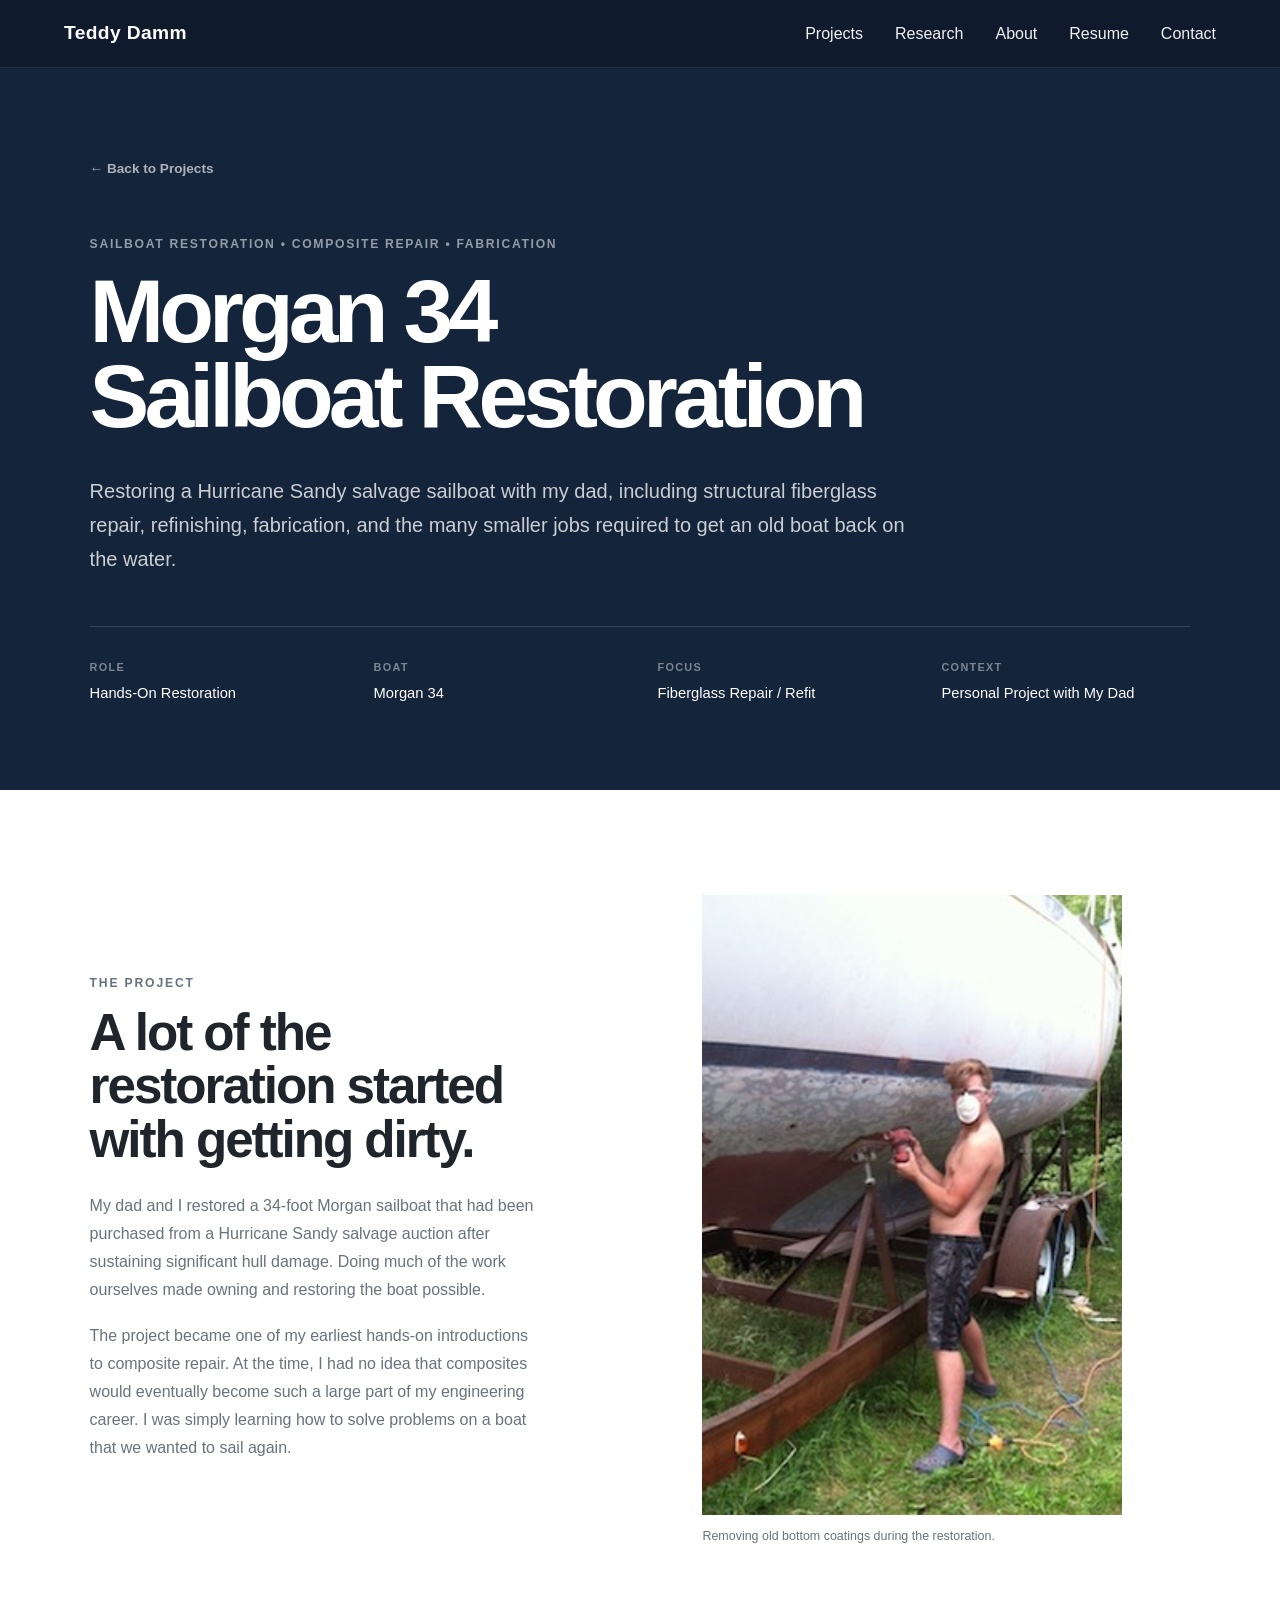
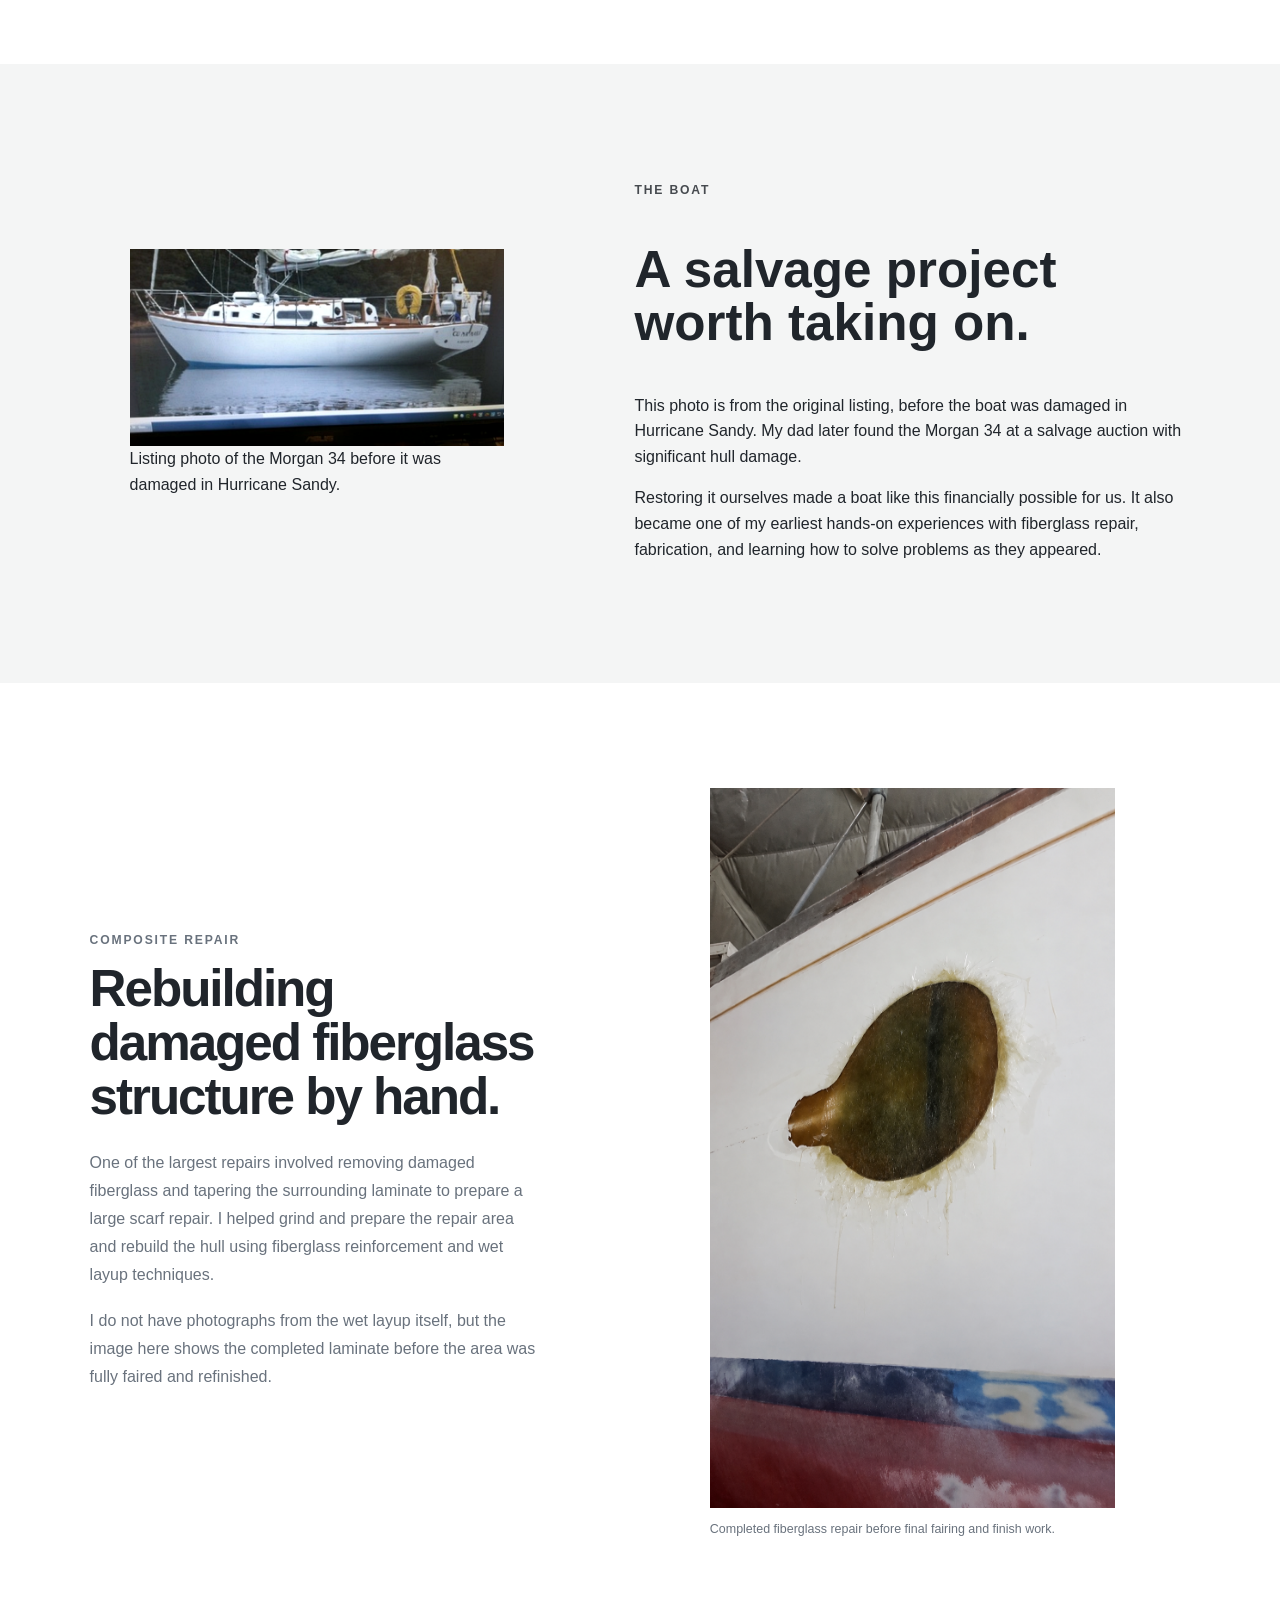
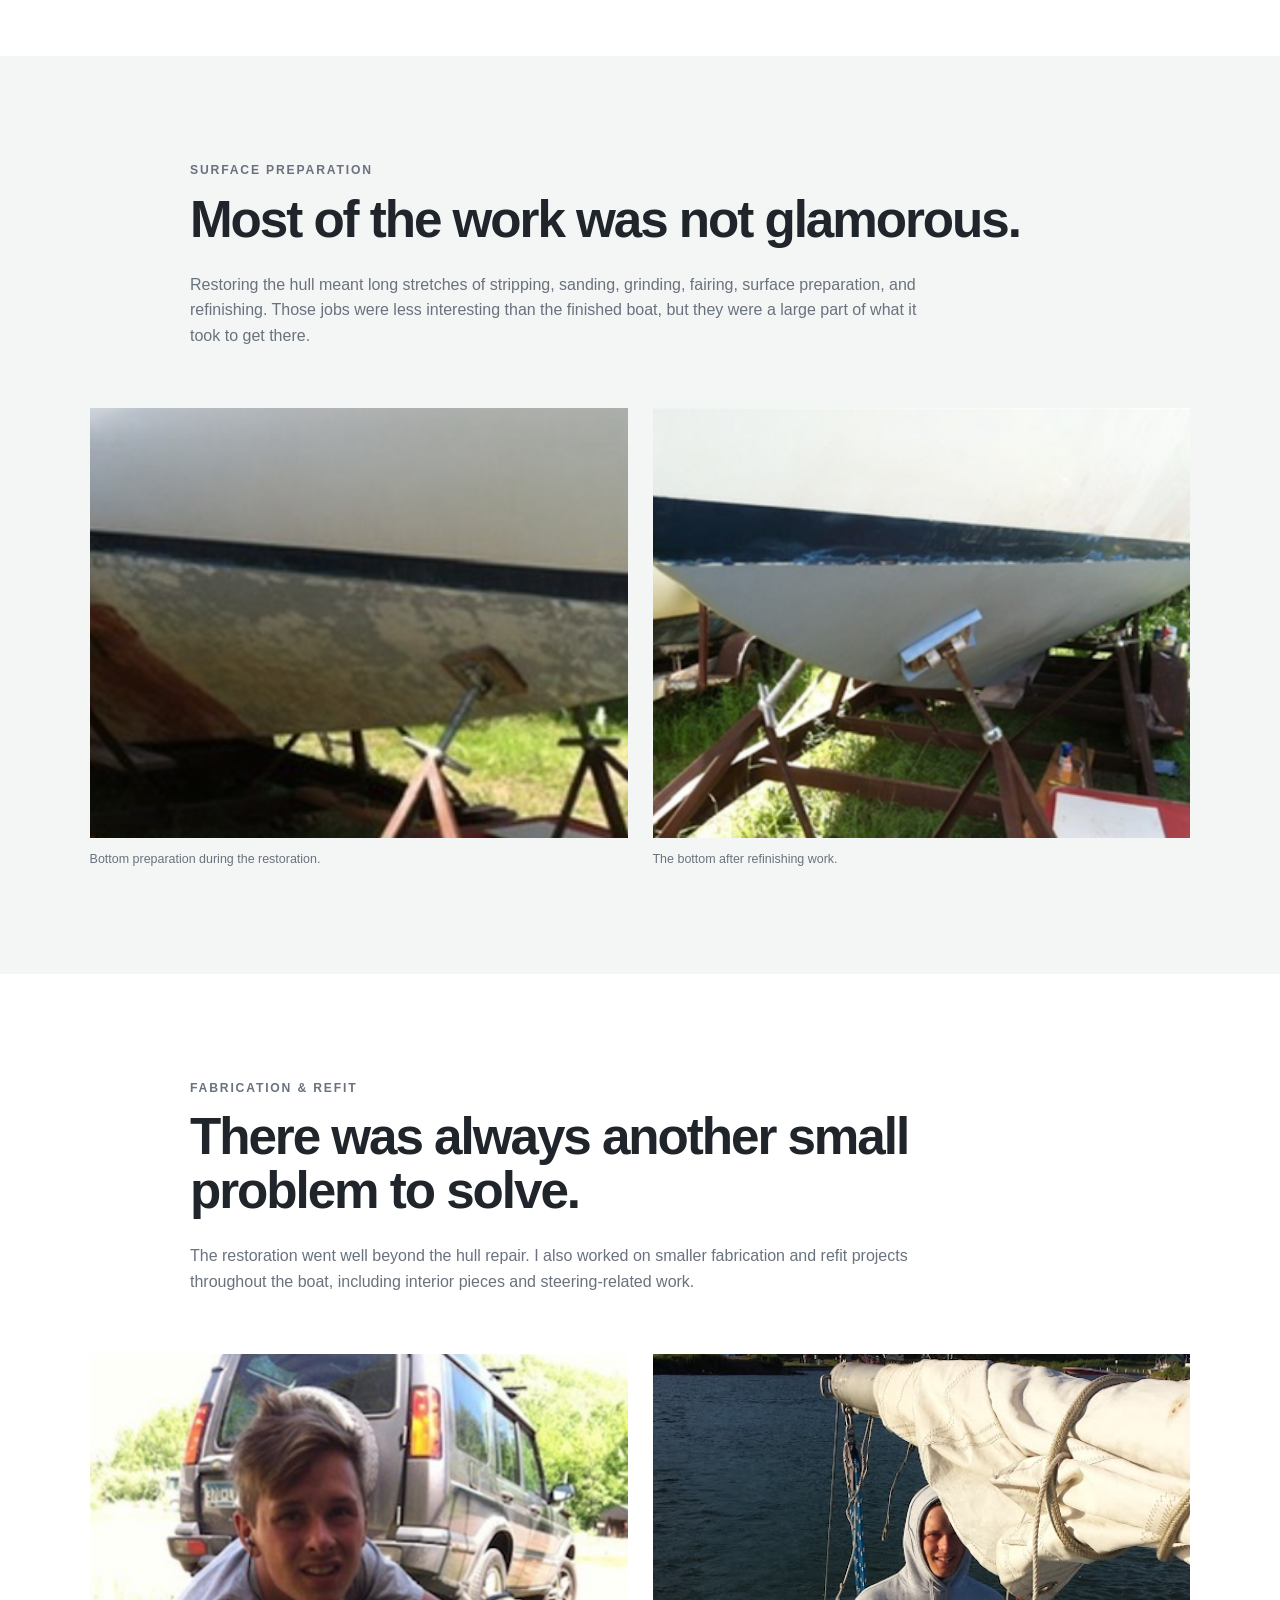
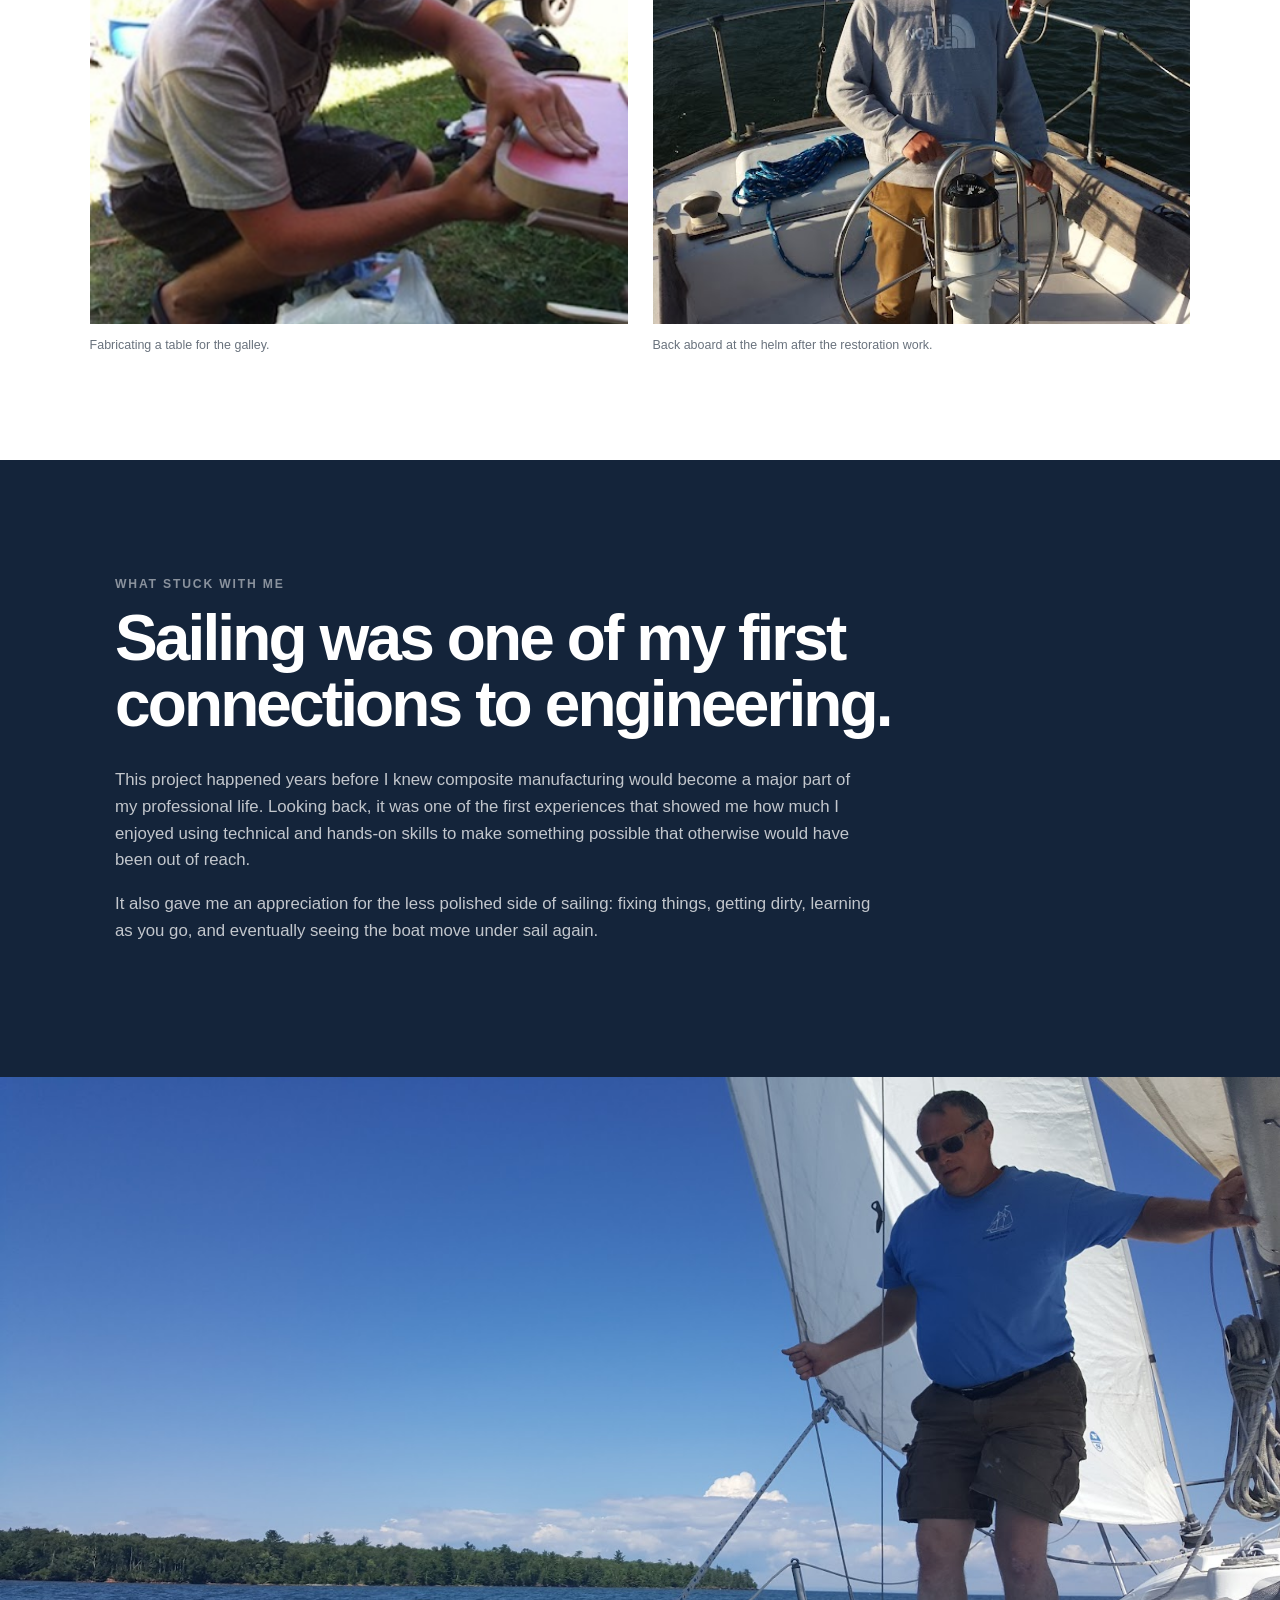
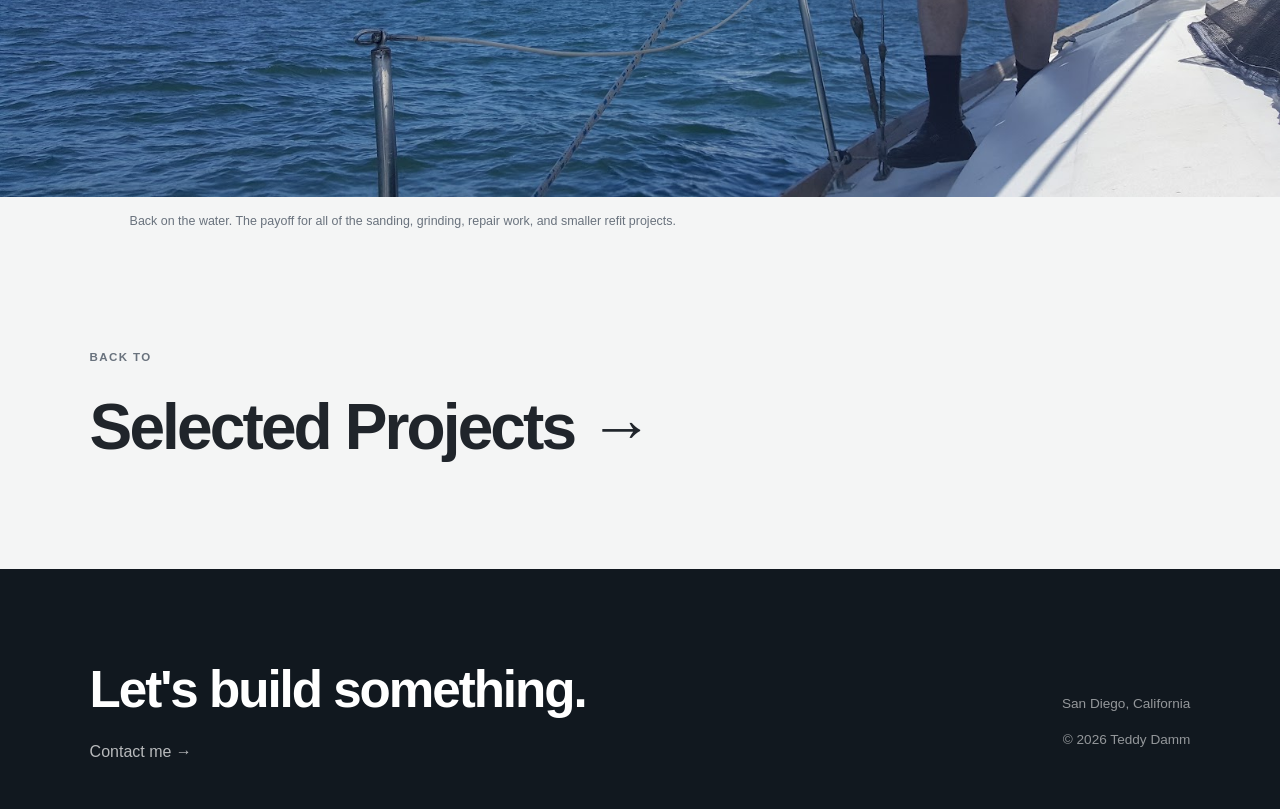
<file: projects/morgan-34.html>
<!DOCTYPE html>
<html lang="en">

<head>
    <meta charset="UTF-8">

    <meta
        name="viewport"
        content="width=device-width, initial-scale=1.0"
    >

    <title>Morgan 34 Sailboat Restoration | Teddy Damm</title>

    <meta
        name="description"
        content="Morgan 34 sailboat restoration by Teddy Damm, including structural fiberglass repair, refinishing, fabrication, and hands-on refit work."
    >

    <link rel="stylesheet" href="../css/style.css?v=20261015">
</head>


<body class="project-page">

    <!-- =========================================================
                         NAVIGATION
    ========================================================== -->

    <header class="site-header">

        <a class="site-name" href="../index.html">
            Teddy Damm
        </a>

        <nav>
            <a href="../index.html#work">Projects</a>
            <a href="../index.html#research">Research</a>
            <a href="../about.html">About</a>
            <a href="../files/Theodore_Damm_Resume.pdf" target="_blank">Resume</a>
            <a href="../contact.html">Contact</a>
        </nav>

    </header>


    <main>

        <!-- =====================================================
                         PROJECT HERO
        ====================================================== -->

        <section class="project-hero">

            <div class="project-hero-inner">

                <a class="back-link" href="../index.html#work">
                    ← Back to Projects
                </a>

                <p class="project-eyebrow">
                    SAILBOAT RESTORATION • COMPOSITE REPAIR • FABRICATION
                </p>

                <h1>
                    Morgan 34<br>
                    Sailboat Restoration
                </h1>

                <p class="project-lead">
                    Restoring a Hurricane Sandy salvage sailboat with my dad,
                    including structural fiberglass repair, refinishing,
                    fabrication, and the many smaller jobs required to get an
                    old boat back on the water.
                </p>

                <div class="project-meta">

                    <div>
                        <span>ROLE</span>
                        <strong>Hands-On Restoration</strong>
                    </div>

                    <div>
                        <span>BOAT</span>
                        <strong>Morgan 34</strong>
                    </div>

                    <div>
                        <span>FOCUS</span>
                        <strong>Fiberglass Repair / Refit</strong>
                    </div>

                    <div>
                        <span>CONTEXT</span>
                        <strong>Personal Project with My Dad</strong>
                    </div>

                </div>

            </div>

        </section>


        <!-- =====================================================
                         INTRODUCTION
        ====================================================== -->

        <section class="project-section">

            <div class="project-two-column">

                <div class="project-copy">

                    <div class="section-label">
                        THE PROJECT
                    </div>

                    <h2>
                        A lot of the restoration started with getting dirty.
                    </h2>

                    <p>
                        My dad and I restored a 34-foot Morgan sailboat that had
                        been purchased from a Hurricane Sandy salvage auction after
                        sustaining significant hull damage. Doing much of the work
                        ourselves made owning and restoring the boat possible.
                    </p>

                    <p>
                        The project became one of my earliest hands-on introductions
                        to composite repair. At the time, I had no idea that
                        composites would eventually become such a large part of my
                        engineering career. I was simply learning how to solve
                        problems on a boat that we wanted to sail again.
                    </p>

                </div>


                <div class="project-figure morgan-sanding-figure">

                    <img
                        src="../images/projects/morgan-34/P_morgan_bottom-sanding.png"
                        alt="Teddy Damm sanding the bottom of the Morgan 34 during restoration"
                    >

                    <p class="figure-caption">
                        Removing old bottom coatings during the restoration.
                    </p>

                </div>

            </div>

        </section>


        <!-- =====================================================
                         THE BOAT
        ====================================================== -->

       <section class="project-section project-section-light">
            <div class="project-section-inner project-two-column morgan-boat-context">

                <figure>
                    <img
                        src="../images/projects/morgan-34/P_morgan_boat-profile.png"
                        alt="Listing photo of the Morgan 34 before Hurricane Sandy">

                    <figcaption class="project-caption">
                        Listing photo of the Morgan 34 before it was damaged in Hurricane Sandy.
                    </figcaption>
                </figure>

                <div>
                    <p class="eyebrow">THE BOAT</p>

                    <h2>A salvage project worth taking on.</h2>

                    <p>
                        This photo is from the original listing, before the boat was damaged in Hurricane Sandy. My dad later found the Morgan 34 at a salvage auction with significant hull damage.
                    </p>

                    <p>
                        Restoring it ourselves made a boat like this financially possible for us. It also became one of my earliest hands-on experiences with fiberglass repair, fabrication, and learning how to solve problems as they appeared.
                    </p>
                </div>

            </div>
        </section>


        <!-- =====================================================
                         COMPOSITE REPAIR
        ====================================================== -->

        <section class="project-section">

            <div class="project-two-column">

                <div class="project-copy">

                    <div class="section-label">
                        COMPOSITE REPAIR
                    </div>

                    <h2>
                        Rebuilding damaged fiberglass structure by hand.
                    </h2>

                    <p>
                        One of the largest repairs involved removing damaged
                        fiberglass and tapering the surrounding laminate to prepare
                        a large scarf repair. I helped grind and prepare the repair
                        area and rebuild the hull using fiberglass reinforcement and
                        wet layup techniques.
                    </p>

                    <p>
                        I do not have photographs from the wet layup itself, but the
                        image here shows the completed laminate before the area was
                        fully faired and refinished.
                    </p>

                </div>


                <div class="project-figure morgan-repair-figure">

                    <img
                        src="../images/projects/morgan-34/P_morgan_hull-repair-patch.png"
                        alt="Completed fiberglass hull repair before final fairing and refinishing"
                    >

                    <p class="figure-caption">
                        Completed fiberglass repair before final fairing and finish work.
                    </p>

                </div>

            </div>

        </section>


        <!-- =====================================================
                         SURFACE PREPARATION
        ====================================================== -->

        <section class="project-section project-section-light">

            <div class="project-section-heading">

                <div class="section-label">
                    SURFACE PREPARATION
                </div>

                <h2>
                    Most of the work was not glamorous.
                </h2>

                <p>
                    Restoring the hull meant long stretches of stripping, sanding,
                    grinding, fairing, surface preparation, and refinishing. Those
                    jobs were less interesting than the finished boat, but they were
                    a large part of what it took to get there.
                </p>

            </div>


            <div class="project-image-grid morgan-bottom-grid">

                <figure>

                    <img
                        src="../images/projects/morgan-34/P_morgan_bottom-prep.png"
                        alt="Morgan 34 hull during bottom preparation"
                    >

                    <figcaption>
                        Bottom preparation during the restoration.
                    </figcaption>

                </figure>


                <figure>

                    <img
                        src="../images/projects/morgan-34/P_morgan_bottom-refinished.png"
                        alt="Morgan 34 hull after bottom refinishing"
                    >

                    <figcaption>
                        The bottom after refinishing work.
                    </figcaption>

                </figure>

            </div>

        </section>


        <!-- =====================================================
                         FABRICATION & REFIT
        ====================================================== -->

        <section class="project-section">

            <div class="project-section-heading">

                <div class="section-label">
                    FABRICATION & REFIT
                </div>

                <h2>
                    There was always another small problem to solve.
                </h2>

                <p>
                    The restoration went well beyond the hull repair. I also worked
                    on smaller fabrication and refit projects throughout the boat,
                    including interior pieces and steering-related work.
                </p>

            </div>


            <div class="project-image-grid morgan-refit-grid">

                <figure>

                    <img
                        src="../images/projects/morgan-34/P_morgan_galley-table.png"
                        alt="Teddy fabricating a table for the Morgan 34 galley"
                    >

                    <figcaption>
                        Fabricating a table for the galley.
                    </figcaption>

                </figure>


                <figure>

                    <img
                        src="../images/projects/morgan-34/P_morgan_helm.jpg"
                        alt="Teddy at the helm of the Morgan 34"
                    >

                    <figcaption>
                        Back aboard at the helm after the restoration work.
                    </figcaption>

                </figure>

            </div>

        </section>


        <!-- =====================================================
                         WHAT STUCK WITH ME
        ====================================================== -->

        <section class="project-callout">

            <div>

                <div class="section-label section-label-light">
                    WHAT STUCK WITH ME
                </div>

                <h2>
                    Sailing was one of my first connections to engineering.
                </h2>

                <p>
                    This project happened years before I knew composite
                    manufacturing would become a major part of my professional
                    life. Looking back, it was one of the first experiences that
                    showed me how much I enjoyed using technical and hands-on
                    skills to make something possible that otherwise would have
                    been out of reach.
                </p>

                <p>
                    It also gave me an appreciation for the less polished side of
                    sailing: fixing things, getting dirty, learning as you go, and
                    eventually seeing the boat move under sail again.
                </p>

            </div>

        </section>


        <!-- =====================================================
                         BACK ON THE WATER
        ====================================================== -->

        <section class="project-full-image morgan-ending-image">

            <img
                src="../images/projects/morgan-34/P_morgan_sailing.jpg"
                alt="Morgan 34 sailing after the restoration"
            >

            <p class="figure-caption project-full-image-caption">
                Back on the water. The payoff for all of the sanding, grinding,
                repair work, and smaller refit projects.
            </p>

        </section>


        <!-- =====================================================
                         NEXT PROJECT
        ====================================================== -->

        <section class="project-next">

            <a href="../index.html#work">

                <span>BACK TO</span>

                <h2>
                    Selected Projects →
                </h2>

            </a>

        </section>


        <!-- =====================================================
                            FOOTER
        ====================================================== -->

        <footer>

            <div>
                <h2>Let's build something.</h2>

                <a href="../contact.html">
                    Contact me →
                </a>
            </div>

            <div class="footer-right">
                <p>San Diego, California</p>
                <p>© 2026 Teddy Damm</p>
            </div>

        </footer>

    </main>

</body>
</html>
</file>
<file: css/style.css>
/* ============================================================
                           BASE
============================================================ */

:root {
    --navy: #14243a;
    --text: #20252b;
    --muted: #69727d;
    --light: #f4f5f5;
    --white: #ffffff;
    --line: #d9dde0;
}

* {
    box-sizing: border-box;
}

html {
    scroll-behavior: smooth;
}

section {
    scroll-margin-top: 75px;
}

body {
    margin: 0;
    font-family:
        -apple-system,
        BlinkMacSystemFont,
        "Segoe UI",
        Helvetica,
        Arial,
        sans-serif;

    color: var(--text);
    background: var(--white);
    line-height: 1.6;
}

a {
    color: inherit;
    text-decoration: none;
}

img {
    display: block;
    width: 100%;
}


/* ============================================================
                         NAVIGATION
============================================================ */

.site-header {
    position: fixed;
    top: 0;
    left: 0;
    width: 100%;
    z-index: 100;

    display: flex;
    justify-content: space-between;
    align-items: center;

    padding: 18px 5vw;

    color: white;

    background: rgba(15, 27, 43, 0.88);
    backdrop-filter: blur(10px);
    -webkit-backdrop-filter: blur(10px);

    border-bottom: 1px solid rgba(255,255,255,0.08);
}

.site-name {
    font-size: 1.2rem;
    font-weight: 700;
    letter-spacing: 0.02em;
}

nav {
    display: flex;
    gap: 32px;
}

nav a {
    font-size: 1rem;
    font-weight: 500;
    opacity: 0.94;

    transition: opacity 0.2s ease;
}

nav a:hover {
    opacity: 0.6;
}


/* ============================================================
                            HERO
============================================================ */

.hero {
    position: relative;

    min-height: 92vh;

    display: flex;
    align-items: center;

    padding: 120px 7vw 90px;

    background:
        url("../images/home/P_home_hero-tahoe-mountains.jpg")
        center center / cover
        no-repeat;

    color: white;
}

.hero-overlay {
    position: absolute;
    inset: 0;

    background:
        linear-gradient(
            90deg,
            rgba(7, 15, 25, 0.78) 0%,
            rgba(7, 15, 25, 0.53) 38%,
            rgba(7, 15, 25, 0.08) 72%,
            rgba(7, 15, 25, 0.02) 100%
        );
}

.hero-content {
    position: relative;
    z-index: 2;

    max-width: 680px;
}

.eyebrow,
.section-label {
    font-size: 0.76rem;
    font-weight: 700;
    letter-spacing: 0.15em;
}

.eyebrow {
    margin-bottom: 14px;
    opacity: 0.82;
}

.hero h1 {
    margin: 0;

    font-size: clamp(3.8rem, 8vw, 7.2rem);
    line-height: 0.96;
    letter-spacing: -0.055em;
}

.hero h2 {
    margin: 20px 0 16px;

    font-size: clamp(1.35rem, 2.5vw, 2rem);
    font-weight: 450;
}

.hero-description {
    max-width: 620px;

    margin: 0;

    font-size: 1.07rem;
    color: rgba(255,255,255,0.88);
}

.hero-buttons {
    display: flex;
    gap: 14px;

    margin-top: 32px;
}

.button {
    padding: 11px 20px;

    border: 1px solid white;

    font-size: 0.9rem;
    font-weight: 600;

    transition:
        background 0.2s ease,
        color 0.2s ease;
}

.button-primary {
    color: var(--text);
    background: white;
}

.button-primary:hover {
    background: rgba(255,255,255,0.85);
}

.button-secondary {
    color: white;
    background: transparent;
}

.button-secondary:hover {
    color: var(--text);
    background: white;
}


/* ============================================================
                           SECTIONS
============================================================ */

.section {
    padding: 100px 7vw;
}

.section-label {
    color: var(--muted);
    margin-bottom: 12px;
}

.section h2 {
    margin: 0;

    font-size: clamp(2.2rem, 4vw, 3.6rem);
    line-height: 1.08;
    letter-spacing: -0.035em;
}

.section-heading {
    display: grid;
    grid-template-columns: 1fr 1fr;
    gap: 60px;

    align-items: end;

    margin-bottom: 55px;
}

.section-heading > p {
    max-width: 520px;
    margin: 0;

    color: var(--muted);
}


/* ============================================================
                         INTRO
============================================================ */

.intro-section {
    background: white;
}

.intro-grid {
    display: grid;
    grid-template-columns: 1.2fr 1fr;
    gap: 90px;
}

.intro-grid h2 {
    max-width: 650px;
}

.intro-text {
    max-width: 580px;
}

.intro-text p:first-child {
    margin-top: 0;
}


/* ============================================================
                     SELECTED PROJECTS
============================================================ */

.work-section {
    background: var(--light);
}

.project-list {
    border-top: 1px solid var(--line);
}

.project-row {
    display: grid;
    grid-template-columns: 80px 1fr 60px;
    gap: 30px;

    align-items: center;

    padding: 38px 0;

    border-bottom: 1px solid var(--line);

    transition: padding 0.2s ease;
}

.project-row-link {
    color: inherit;
    text-decoration: none;
}

.project-row:hover {
    padding-left: 10px;
}

.project-number {
    color: var(--muted);
    font-size: 0.85rem;
}

.project-category {
    margin: 0 0 4px;

    color: var(--muted);

    font-size: 0.72rem;
    font-weight: 700;
    letter-spacing: 0.11em;
}

.project-info h3 {
    margin: 0 0 7px;

    font-size: 1.65rem;
    letter-spacing: -0.025em;
}

.project-info > p:last-child {
    max-width: 720px;
    margin: 0;

    color: var(--muted);
}

.project-arrow {
    text-align: right;

    font-size: 1.7rem;
    color: var(--muted);
}


/* ============================================================
                       CURRENT RESEARCH
============================================================ */

.research-section {
    display: grid;
    grid-template-columns: 1fr 1fr;

    min-height: 650px;
}

.research-image {
    overflow: hidden;
}

.research-image img {
    width: 100%;
    height: 100%;
    object-fit: cover;
}

.research-content {
    display: flex;
    flex-direction: column;
    justify-content: center;

    padding: 80px 8vw;

    background: var(--navy);
    color: white;
}

.research-content .section-label {
    color: rgba(255,255,255,0.6);
}

.research-content h2 {
    margin: 0 0 25px;

    font-size: clamp(2.3rem, 4vw, 3.6rem);
    line-height: 1.05;
    letter-spacing: -0.04em;
}

.research-content p {
    max-width: 600px;
    color: rgba(255,255,255,0.78);
}

.coming-soon {
    margin-top: 18px;

    font-size: 0.85rem;
    font-weight: 700;
    letter-spacing: 0.05em;
}


/* ============================================================
                            ABOUT
============================================================ */

.about-gallery {
    display: grid;
    grid-template-columns: 1fr 0.85fr 1fr;
    gap: 25px;

    align-items: stretch;
}

.about-photo {
    overflow: hidden;

    min-height: 420px;
}

.about-photo img {
    width: 100%;
    height: 100%;
    object-fit: cover;
}

.about-copy {
    display: flex;
    flex-direction: column;
    justify-content: center;

    padding: 30px;

    background: var(--light);
}

.about-copy p {
    margin-top: 0;
}

.about-copy span {
    margin-top: 15px;

    font-weight: 700;
    font-size: 0.9rem;
}


/* ============================================================
                           FOOTER
============================================================ */

footer {
    display: flex;
    justify-content: space-between;
    align-items: flex-end;

    padding: 80px 7vw 45px;

    color: white;
    background: #11181f;
}

footer h2 {
    margin: 0 0 8px;

    font-size: clamp(2rem, 4vw, 3.5rem);
    letter-spacing: -0.04em;
}

footer a {
    color: rgba(255,255,255,0.7);
}

.footer-right {
    text-align: right;

    color: rgba(255,255,255,0.55);
    font-size: 0.85rem;
}


/* ============================================================
                       MOBILE / TABLET
============================================================ */

@media (max-width: 800px) {

    .site-header {
        padding: 22px 6vw;
    }

    nav {
        gap: 14px;
    }

    nav a:nth-child(2),
    nav a:nth-child(3) {
        display: none;
    }

    .hero {
        min-height: 85vh;

        padding-left: 6vw;
        padding-right: 6vw;

        background-position: 63% center;
    }

    .hero-overlay {
        background:
            linear-gradient(
                90deg,
                rgba(7,15,25,0.8) 0%,
                rgba(7,15,25,0.6) 60%,
                rgba(7,15,25,0.3) 100%
            );
    }

    .section {
        padding: 75px 6vw;
    }

    .intro-grid,
    .section-heading {
        grid-template-columns: 1fr;
        gap: 30px;
    }

    .project-row {
        grid-template-columns: 42px 1fr;
    }

    .project-arrow {
        display: none;
    }

    .research-section {
        grid-template-columns: 1fr;
    }

    .research-image {
        min-height: 420px;
    }

    .research-content {
        padding: 65px 6vw;
    }

    .about-gallery {
        grid-template-columns: 1fr;
    }

    .about-photo {
        min-height: 500px;
    }

    footer {
        flex-direction: column;
        align-items: flex-start;
        gap: 50px;
    }

    .footer-right {
        text-align: left;
    }
}
/* ============================================================
                      PROJECT PAGES
============================================================ */

.project-page {
    background: white;
}


/* ============================================================
                       PROJECT HERO
============================================================ */

.project-hero {
    padding: 155px 7vw 85px;

    color: white;
    background: var(--navy);
}

.project-hero-inner {
    max-width: 1250px;
    margin: 0 auto;
}

.back-link {
    display: inline-block;

    margin-bottom: 55px;

    color: rgba(255,255,255,0.65);

    font-size: 0.85rem;
    font-weight: 600;

    transition: color 0.2s ease;
}

.back-link:hover {
    color: white;
}

.project-eyebrow {
    margin: 0 0 15px;

    color: rgba(255,255,255,0.55);

    font-size: 0.76rem;
    font-weight: 700;
    letter-spacing: 0.14em;
}

.project-hero h1 {
    max-width: 950px;

    margin: 0;

    font-size: clamp(3.5rem, 7vw, 7rem);
    line-height: 0.95;
    letter-spacing: -0.055em;
}

.project-lead {
    max-width: 820px;

    margin: 35px 0 50px;

    color: rgba(255,255,255,0.78);

    font-size: 1.25rem;
    line-height: 1.7;
}

.project-meta {
    display: grid;
    grid-template-columns: repeat(4, 1fr);
    gap: 35px;

    padding-top: 32px;

    border-top: 1px solid rgba(255,255,255,0.15);
}

.project-meta div {
    display: flex;
    flex-direction: column;
    gap: 5px;
}

.project-meta span {
    color: rgba(255,255,255,0.45);

    font-size: 0.68rem;
    font-weight: 700;
    letter-spacing: 0.12em;
}

.project-meta strong {
    font-size: 0.92rem;
    font-weight: 500;
}


/* ============================================================
                       PROJECT SECTIONS
============================================================ */

.project-section {
    padding: 105px 7vw;
}

.project-section-light {
    background: var(--light);
}

.project-section-dark {
    color: white;
    background: #111c2b;
}

.project-two-column {
    display: grid;
    grid-template-columns: 0.9fr 1.1fr;
    gap: 90px;

    max-width: 1400px;

    margin: 0 auto;

    align-items: center;
}

.project-two-column-reverse {
    grid-template-columns: 1.1fr 0.9fr;
}

.project-copy {
    max-width: 620px;
}

.project-copy h2,
.project-section-heading h2 {
    margin: 0 0 25px;

    font-size: clamp(2.3rem, 4vw, 4rem);
    line-height: 1.05;
    letter-spacing: -0.04em;
}

.project-copy p {
    margin: 0 0 18px;

    color: var(--muted);

    font-size: 1rem;
    line-height: 1.75;
}

.project-section-dark .project-copy p {
    color: rgba(255,255,255,0.75);
}

.section-label-light {
    color: rgba(255,255,255,0.5);
}

.project-section-heading {
    max-width: 900px;

    margin: 0 auto 60px;
}

.project-section-heading > p {
    max-width: 760px;

    color: var(--muted);
}


/* ============================================================
                          FIGURES
============================================================ */

.project-figure img,
.project-image-grid img {
    width: 100%;
    height: auto;

    object-fit: cover;
}

.project-figure {
    margin: 0;
}

.figure-caption,
.project-image-grid figcaption {
    margin-top: 12px;

    color: var(--muted);

    font-size: 0.78rem;
    line-height: 1.5;
}

.figure-caption-dark {
    color: rgba(255,255,255,0.52);
}

.project-image-grid {
    display: grid;

    max-width: 1400px;

    margin: 0 auto;
}

.project-image-grid figure {
    margin: 0;
}

.two-up {
    grid-template-columns: 0.78fr 1.22fr;
    gap: 25px;

    align-items: start;
}

.two-up img {
    width: 100%;
    height: 550px;

    object-fit: cover;
}

.microscopy-grid {
    grid-template-columns: 2fr 0.65fr;
    gap: 25px;

    align-items: start;
}

.microscopy-grid img {
    width: 100%;
    height: 430px;

    object-fit: cover;
}

.wide-figure img {
    object-fit: contain;

    background: white;
}


/* ============================================================
                      OWNERSHIP GRID
============================================================ */

.ownership-grid {
    display: grid;
    grid-template-columns: repeat(3, 1fr);
    gap: 1px;

    max-width: 1400px;

    margin: 0 auto;

    background: var(--line);
    border: 1px solid var(--line);
}

.ownership-item {
    min-height: 230px;

    padding: 32px;

    background: white;
}

.ownership-item span {
    color: var(--muted);

    font-size: 0.75rem;
    font-weight: 700;
}

.ownership-item h3 {
    margin: 25px 0 10px;

    font-size: 1.25rem;
}

.ownership-item p {
    margin: 0;

    color: var(--muted);

    font-size: 0.9rem;
}


/* ============================================================
                     CURRENT QUESTION
============================================================ */

.project-callout {
    padding: 115px 7vw;

    color: white;
    background: var(--navy);
}

.project-callout > div {
    max-width: 1050px;

    margin: 0 auto;
}

.project-callout h2 {
    max-width: 950px;

    margin: 0 0 30px;

    font-size: clamp(2.7rem, 5vw, 5rem);
    line-height: 1.02;
    letter-spacing: -0.045em;
}

.project-callout p {
    max-width: 760px;

    color: rgba(255,255,255,0.74);

    font-size: 1.05rem;
}


/* ============================================================
                         NEXT PROJECT
============================================================ */

.project-next {
    padding: 90px 7vw;

    background: var(--light);
}

.project-next a {
    display: block;

    max-width: 1400px;

    margin: 0 auto;
}

.project-next span {
    color: var(--muted);

    font-size: 0.72rem;
    font-weight: 700;
    letter-spacing: 0.12em;
}

.project-next h2 {
    margin: 8px 0 0;

    font-size: clamp(2.5rem, 5vw, 4.5rem);
    letter-spacing: -0.045em;

    transition: transform 0.2s ease;
}

.project-next a:hover h2 {
    transform: translateX(8px);
}


/* ============================================================
                         PROJECT VIDEO
============================================================ */

.project-video {
    max-width: 1100px;

    margin: 70px auto 0;
}

.project-video video {
    display: block;

    width: 100%;

    background: black;
}


/* ============================================================
                    PROJECT PAGE MOBILE
============================================================ */

@media (max-width: 800px) {

    .project-hero {
        padding: 125px 6vw 65px;
    }

    .back-link {
        margin-bottom: 35px;
    }

    .project-lead {
        font-size: 1.05rem;
    }

    .project-meta {
        grid-template-columns: 1fr 1fr;
        gap: 25px;
    }

    .project-section {
        padding: 75px 6vw;
    }

    .project-two-column,
    .project-two-column-reverse {
        grid-template-columns: 1fr;
        gap: 45px;
    }

    .project-copy {
        max-width: none;
    }

    .ownership-grid {
        grid-template-columns: 1fr;
    }

    .two-up,
    .microscopy-grid {
        grid-template-columns: 1fr;
    }

    .two-up img,
    .microscopy-grid img {
        height: auto;
    }

    .project-callout {
        padding: 80px 6vw;
    }

    .project-next {
        padding: 70px 6vw;
    }
}

/* ============================================================
                      BAJA PROJECT PAGE
============================================================ */


/* Full-width competition image */

.project-full-image {
    margin: 0;

    background: var(--light);
}

.project-full-image img {
    display: block;

    width: 100%;
    max-height: 760px;

    object-fit: cover;
    object-position: center;
}

.project-full-image-caption {
    max-width: 1200px;

    margin: 0 auto;

    padding: 15px 7vw 22px;
}


/* ============================================================
                      LOAD WORKFLOW
============================================================ */

.baja-workflow {
    display: grid;
    grid-template-columns:
        1fr auto
        1fr auto
        1fr auto
        1fr;

    gap: 20px;

    max-width: 1400px;

    margin: 0 auto;

    align-items: center;
}

.baja-workflow-item {
    min-height: 190px;

    padding: 28px;

    background: white;
    border: 1px solid var(--line);
}

.baja-workflow-item span {
    color: var(--muted);

    font-size: 0.72rem;
    font-weight: 700;
}

.baja-workflow-item h3 {
    margin: 25px 0 8px;

    font-size: 1.15rem;
}

.baja-workflow-item p {
    margin: 0;

    color: var(--muted);

    font-size: 0.88rem;
    line-height: 1.55;
}

.baja-workflow-arrow {
    color: var(--muted);

    font-size: 1.6rem;
}


/* ============================================================
                     LANDSCAPE VIDEO
============================================================ */

.baja-video-wide {
    max-width: 1250px;

    margin: 0 auto;
}

.baja-video-wide video {
    display: block;

    width: 100%;

    background: black;
}


/* ============================================================
                  VERTICAL VIDEO + DAMAGE
============================================================ */

.baja-transient-grid {
    display: grid;
    grid-template-columns: 0.72fr 1.28fr;
    gap: 35px;

    max-width: 1150px;

    margin: 0 auto;

    align-items: start;
}

.baja-transient-grid figure {
    margin: 0;
}

.baja-transient-grid figcaption {
    margin-top: 12px;

    color: var(--muted);

    font-size: 0.78rem;
    line-height: 1.5;
}

.baja-vertical-video video {
    display: block;

    width: 100%;
    max-height: 720px;

    object-fit: contain;

    background: #111;
}

.baja-damage-figure img {
    display: block;

    width: 100%;
    max-height: 720px;

    object-fit: contain;

    background: white;
}


/* ============================================================
                     COMPETITION PHOTOS
============================================================ */

.baja-competition-grid img {
    object-position: center;
}


/* ============================================================
                         MOBILE
============================================================ */

@media (max-width: 800px) {

    .baja-workflow {
        grid-template-columns: 1fr;
    }

    .baja-workflow-arrow {
        text-align: center;

        transform: rotate(90deg);
    }

    .baja-transient-grid {
        grid-template-columns: 1fr;
    }

    .baja-vertical-video {
        max-width: 420px;

        margin-left: auto !important;
        margin-right: auto !important;
    }

    .project-full-image img {
        max-height: none;
    }
}

/* ============================================================
                         CONTACT PAGE
============================================================ */

.contact-page {
    min-height: calc(100vh - 150px);

    background: var(--light);
}

.contact-hero {
    padding: 160px 7vw 110px;
}

.contact-inner {
    max-width: 1250px;

    margin: 0 auto;
}

.contact-hero h1 {
    margin: 0;

    font-size: clamp(4rem, 8vw, 7rem);
    line-height: 0.95;
    letter-spacing: -0.055em;
}

.contact-intro {
    max-width: 720px;

    margin: 28px 0 65px;

    color: var(--muted);

    font-size: 1.15rem;
    line-height: 1.7;
}


/* ============================================================
                         CONTACT CARDS
============================================================ */

.contact-grid {
    display: grid;
    grid-template-columns: 1fr 1fr;

    border-top: 1px solid var(--line);
    border-left: 1px solid var(--line);
}

.contact-card {
    min-height: 260px;

    padding: 38px;

    background: white;

    border-right: 1px solid var(--line);
    border-bottom: 1px solid var(--line);
}

.contact-card-label {
    color: var(--muted);

    font-size: 0.72rem;
    font-weight: 700;
    letter-spacing: 0.14em;
}

.contact-card h2 {
    margin: 28px 0 14px;

    font-size: clamp(1.5rem, 2.5vw, 2.2rem);
    line-height: 1.15;
    letter-spacing: -0.03em;
}

.contact-card p {
    max-width: 420px;

    color: var(--muted);
}

.contact-button {
    display: inline-block;

    margin-top: 15px;
    padding: 10px 17px;

    border: 1px solid var(--text);

    color: var(--text);
    background: transparent;

    font-family: inherit;
    font-size: 0.88rem;
    font-weight: 600;

    cursor: pointer;

    transition:
        background 0.2s ease,
        color 0.2s ease;
}

.contact-button:hover {
    color: white;
    background: var(--text);
}

.nav-active {
    opacity: 1;
    font-weight: 700;
}

.footer-email {
    margin: 0;

    color: rgba(255,255,255,0.7);
}


/* ============================================================
                    CONTACT PAGE MOBILE
============================================================ */

@media (max-width: 800px) {

    .contact-hero {
        padding: 125px 6vw 75px;
    }

    .contact-intro {
        margin-bottom: 45px;
    }

    .contact-grid {
        grid-template-columns: 1fr;
    }

    .contact-card {
        min-height: auto;

        padding: 32px 26px;
    }

}

/* ============================================================
                         ABOUT PAGE
============================================================ */

.about-page {
    background: white;
}


/* ============================================================
                         ABOUT HERO
============================================================ */

.about-page-hero {
    display: grid;
    grid-template-columns: 1.15fr 0.85fr;

    min-height: 88vh;

    padding-top: 68px;

    background: var(--light);
}

.about-page-hero-image {
    overflow: hidden;
}

.about-page-hero-image img {
    width: 100%;
    height: 100%;

    object-fit: cover;
}

.about-page-hero-copy {
    display: flex;
    flex-direction: column;
    justify-content: center;

    padding: 80px 7vw;
}

.about-page-hero-copy h1 {
    margin: 0 0 30px;

    font-size: clamp(3.6rem, 6vw, 6.3rem);
    line-height: 0.98;
    letter-spacing: -0.055em;
}

.about-page-hero-copy p {
    max-width: 560px;

    margin: 0;

    color: var(--muted);

    font-size: 1.08rem;
    line-height: 1.75;
}


/* ============================================================
                         PLACES
============================================================ */

.about-places {
    padding: 100px 7vw;
}

.about-places-heading {
    max-width: 850px;

    margin-bottom: 55px;
}

.about-places-heading h2 {
    margin: 0;

    font-size: clamp(2.6rem, 5vw, 4.5rem);
    line-height: 1.05;
    letter-spacing: -0.045em;
}

.about-place-grid {
    display: grid;
    grid-template-columns: repeat(4, 1fr);

    border-top: 1px solid var(--line);
    border-left: 1px solid var(--line);
}

.about-place {
    padding: 30px;

    border-right: 1px solid var(--line);
    border-bottom: 1px solid var(--line);
}

.about-place span {
    color: var(--muted);

    font-size: 0.72rem;
    font-weight: 700;
}

.about-place h3 {
    margin: 35px 0 0;

    font-size: 1.6rem;
}

.about-place p {
    margin: 2px 0 0;

    color: var(--muted);
}


/* ============================================================
                       FEATURE SECTIONS
============================================================ */

.about-feature {
    display: grid;
    grid-template-columns: 0.8fr 1.2fr;

    min-height: 680px;
}

.about-feature-dark {
    color: white;
    background: var(--navy);
}

.about-feature-light {
    grid-template-columns: 1.2fr 0.8fr;

    background: var(--light);
}

.about-feature-copy {
    display: flex;
    flex-direction: column;
    justify-content: center;

    padding: 80px 7vw;
}

.about-feature-copy h2 {
    margin: 0 0 25px;

    font-size: clamp(2.7rem, 5vw, 4.7rem);
    line-height: 1.03;
    letter-spacing: -0.045em;
}

.about-feature-copy p {
    max-width: 520px;

    margin: 0;

    color: var(--muted);

    line-height: 1.75;
}

.about-feature-dark .about-feature-copy p {
    color: rgba(255,255,255,0.72);
}

.about-feature-images {
    display: grid;
    grid-template-columns: 1.4fr 0.6fr;
    gap: 8px;

    padding: 8px;
}

.about-feature-images figure {
    margin: 0;

    overflow: hidden;
}

.about-feature-images img {
    width: 100%;
    height: 100%;

    object-fit: cover;
}

.about-image-large {
    grid-row: span 1;
}

.about-build-images {
    grid-template-columns: 1fr 0.8fr;
}


/* ============================================================
                         COLLAGE
============================================================ */

.about-gallery-section {
    padding: 105px 7vw;
}

.about-gallery-heading {
    max-width: 900px;

    margin-bottom: 55px;
}

.about-gallery-heading h2 {
    margin: 0;

    font-size: clamp(2.8rem, 5vw, 4.7rem);
    line-height: 1.03;
    letter-spacing: -0.045em;
}

.about-collage {
    display: grid;
    grid-template-columns: 0.75fr 1.25fr 1fr;
    grid-auto-rows: 290px;
    gap: 15px;
}

.about-collage figure {
    position: relative;

    margin: 0;

    overflow: hidden;
}

.about-collage img {
    width: 100%;
    height: 100%;

    object-fit: cover;
}

.about-collage-tall {
    grid-row: span 2;
}

.about-collage-wide {
    grid-column: span 2;
}

.about-collage figcaption,
.about-travel figcaption {
    position: absolute;
    left: 16px;
    bottom: 14px;

    padding: 5px 9px;

    color: white;
    background: rgba(15, 25, 35, 0.62);

    font-size: 0.72rem;
    font-weight: 600;

    backdrop-filter: blur(5px);
}


/* ============================================================
                         TRAVEL
============================================================ */

.about-travel {
    padding: 100px 7vw;

    background: var(--light);
}

.about-travel-heading {
    display: grid;
    grid-template-columns: 1fr 0.8fr;
    gap: 50px;

    align-items: end;

    margin-bottom: 50px;
}

.about-travel-heading h2 {
    margin: 0;

    font-size: clamp(2.7rem, 5vw, 4.5rem);
    line-height: 1.05;
    letter-spacing: -0.045em;
}

.about-travel-heading > p {
    margin: 0;

    color: var(--muted);
}

.about-travel-grid {
    display: grid;
    grid-template-columns: 0.75fr 0.75fr 1.5fr;
    gap: 15px;
}

.about-travel-grid figure {
    position: relative;

    min-height: 470px;

    margin: 0;

    overflow: hidden;
}

.about-travel-grid img {
    width: 100%;
    height: 100%;

    object-fit: cover;
}


/* ============================================================
                        CLOSING IMAGE
============================================================ */

.about-closing {
    width: 100%;
    height: 75vh;
    overflow: hidden;
}

.about-closing img {
    width: 100%;
    height: 100%;
    object-fit: cover;
    object-position: center 90%;
    display: block;
}

.about-closing-overlay {
    position: absolute;
    inset: 0;

    background:
        linear-gradient(
            90deg,
            rgba(8,15,24,0.67),
            rgba(8,15,24,0.14)
        );
}

.about-closing-copy {
    position: absolute;
    left: 7vw;
    bottom: 12vh;

    max-width: 700px;
}

.about-closing-copy p {
    margin: 0 0 15px;

    font-size: 0.73rem;
    font-weight: 700;
    letter-spacing: 0.14em;
}

.about-closing-copy h2 {
    margin: 0;

    font-size: clamp(3rem, 6vw, 5.8rem);
    line-height: 0.98;
    letter-spacing: -0.05em;
}


/* ============================================================
                         ABOUT MOBILE
============================================================ */

@media (max-width: 800px) {

    .about-page-hero {
        grid-template-columns: 1fr;

        min-height: auto;
    }

    .about-page-hero-image {
        height: 62vh;
    }

    .about-page-hero-copy {
        padding: 60px 6vw 75px;
    }

    .about-places {
        padding: 75px 6vw;
    }

    .about-place-grid {
        grid-template-columns: 1fr 1fr;
    }

    .about-feature,
    .about-feature-light {
        grid-template-columns: 1fr;
    }

    .about-feature-copy {
        padding: 65px 6vw;
    }

    .about-feature-images,
    .about-build-images {
        min-height: 600px;
    }

    .about-gallery-section,
    .about-travel {
        padding: 75px 6vw;
    }

    .about-collage {
        grid-template-columns: 1fr 1fr;
        grid-auto-rows: 260px;
    }

    .about-collage-wide {
        grid-column: span 2;
    }

    .about-travel-heading {
        grid-template-columns: 1fr;
        gap: 20px;
    }

    .about-travel-grid {
        grid-template-columns: 1fr 1fr;
    }

    .about-travel-wide {
        grid-column: span 2;
    }

    .about-travel-grid figure {
        min-height: 380px;
    }

    .about-closing {
        height: 65vh;
    }

}/* ============================================================
                      MORGAN 34 PROJECT PAGE
============================================================ */

.morgan-sanding-figure {
    max-width: 500px;
    justify-self: center;
}

.morgan-sanding-figure img {
    width: 100%;
    height: auto;
}

.morgan-profile-figure {
    max-width: 560px;
    justify-self: center;
}

.morgan-profile-figure img {
    width: 100%;
    height: auto;
}

.morgan-repair-figure {
    max-width: 640px;
    justify-self: center;
}

.morgan-repair-figure img {
    width: 100%;
    max-height: 720px;
    object-fit: contain;
    background: var(--light);
}

.morgan-bottom-grid {
    grid-template-columns: 1fr 1fr;
    gap: 25px;
}

.morgan-bottom-grid img {
    width: 100%;
    height: 430px;
    object-fit: cover;
}

.morgan-refit-grid {
    grid-template-columns: 1fr 1fr;
    gap: 25px;
}

.morgan-refit-grid img {
    width: 100%;
    height: 570px;
    object-fit: cover;
}

.morgan-refit-grid figure:first-child img {
    object-position: center 52%;
}

.morgan-refit-grid figure:last-child img {
    object-position: center 42%;
}

.morgan-ending-image img {
    max-height: none;
    height: auto;
    object-fit: contain;
    background: var(--navy);
}

@media (max-width: 800px) {

    .morgan-sanding-figure,
    .morgan-profile-figure,
    .morgan-repair-figure {
        max-width: none;
    }

    .morgan-bottom-grid,
    .morgan-refit-grid {
        grid-template-columns: 1fr;
    }

    .morgan-bottom-grid img,
    .morgan-refit-grid img {
        height: auto;
    }
}
.morgan-boat-context h2 {
    font-size: clamp(2rem, 4vw, 3.2rem);
    line-height: 1.05;
}

.morgan-boat-context figure {
    max-width: 520px;
}

.morgan-boat-context img {
    width: 100%;
    height: auto;
    display: block;
}
</file>
